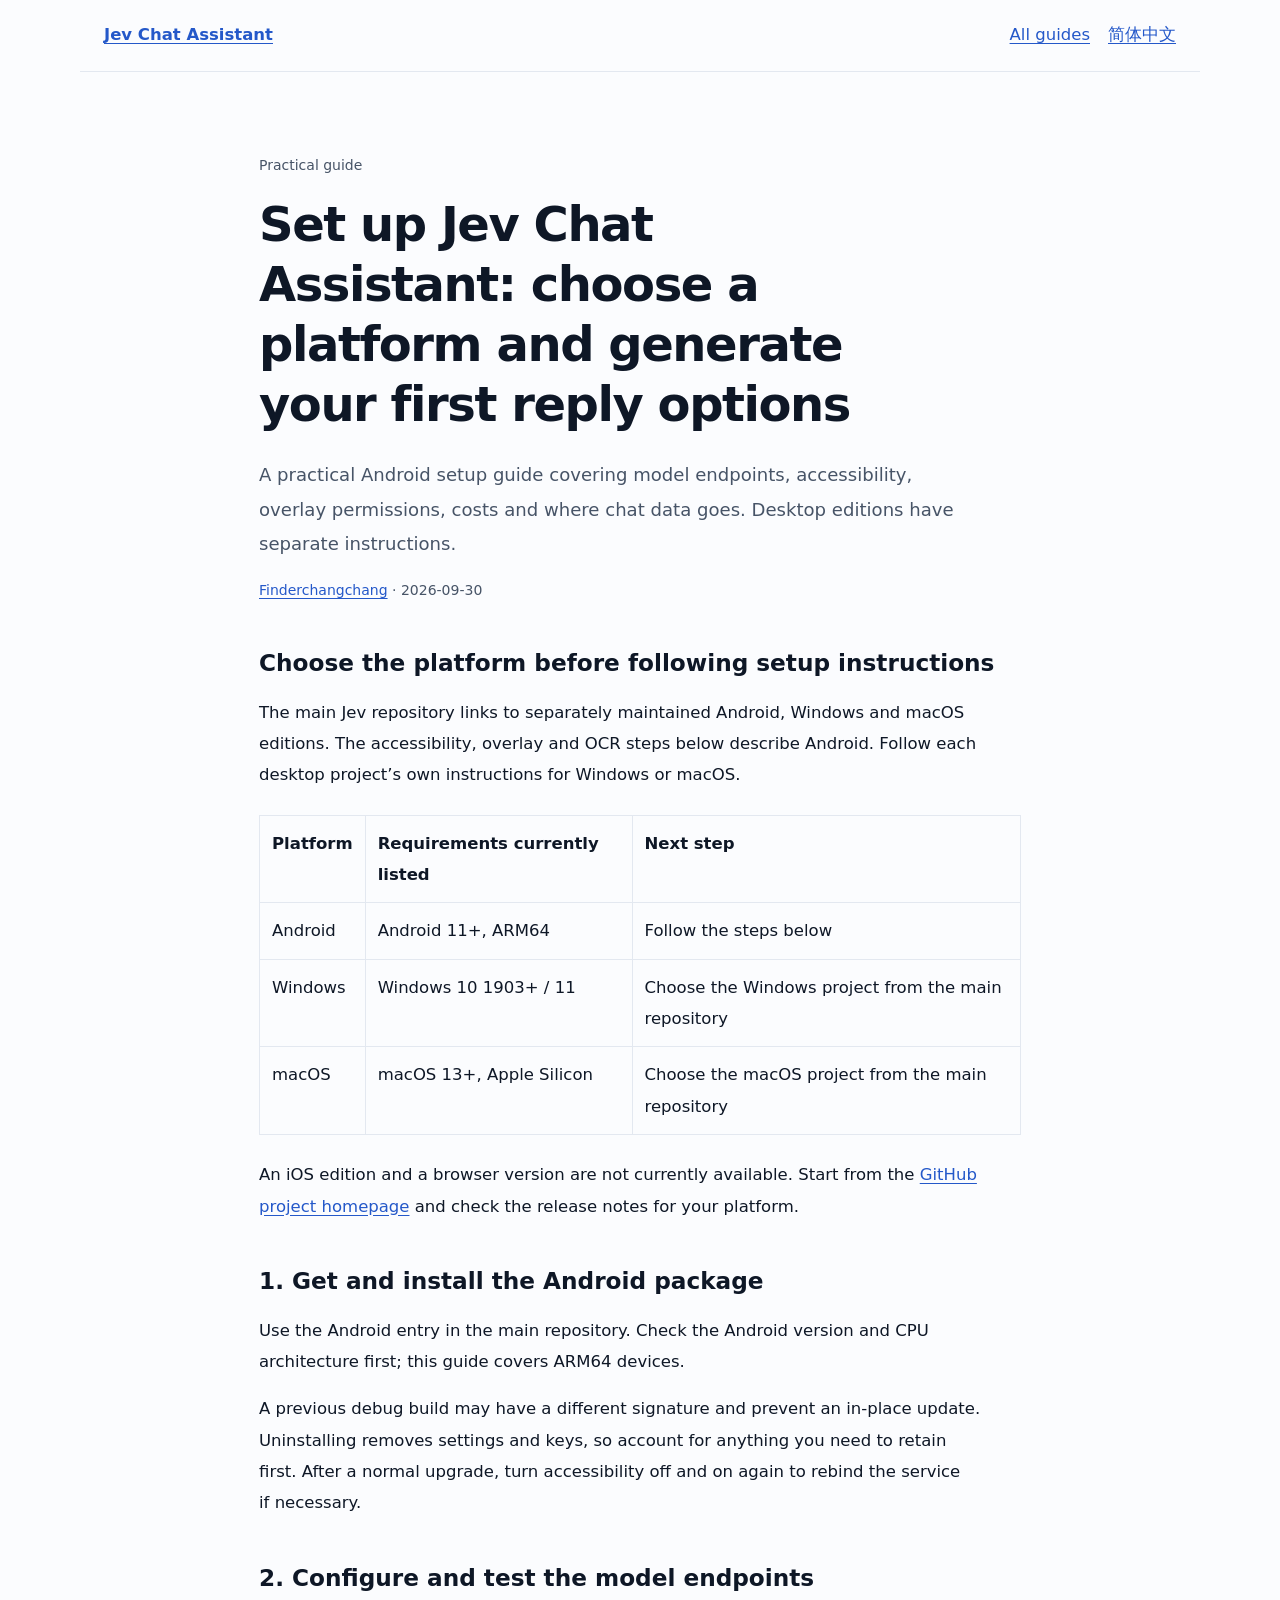
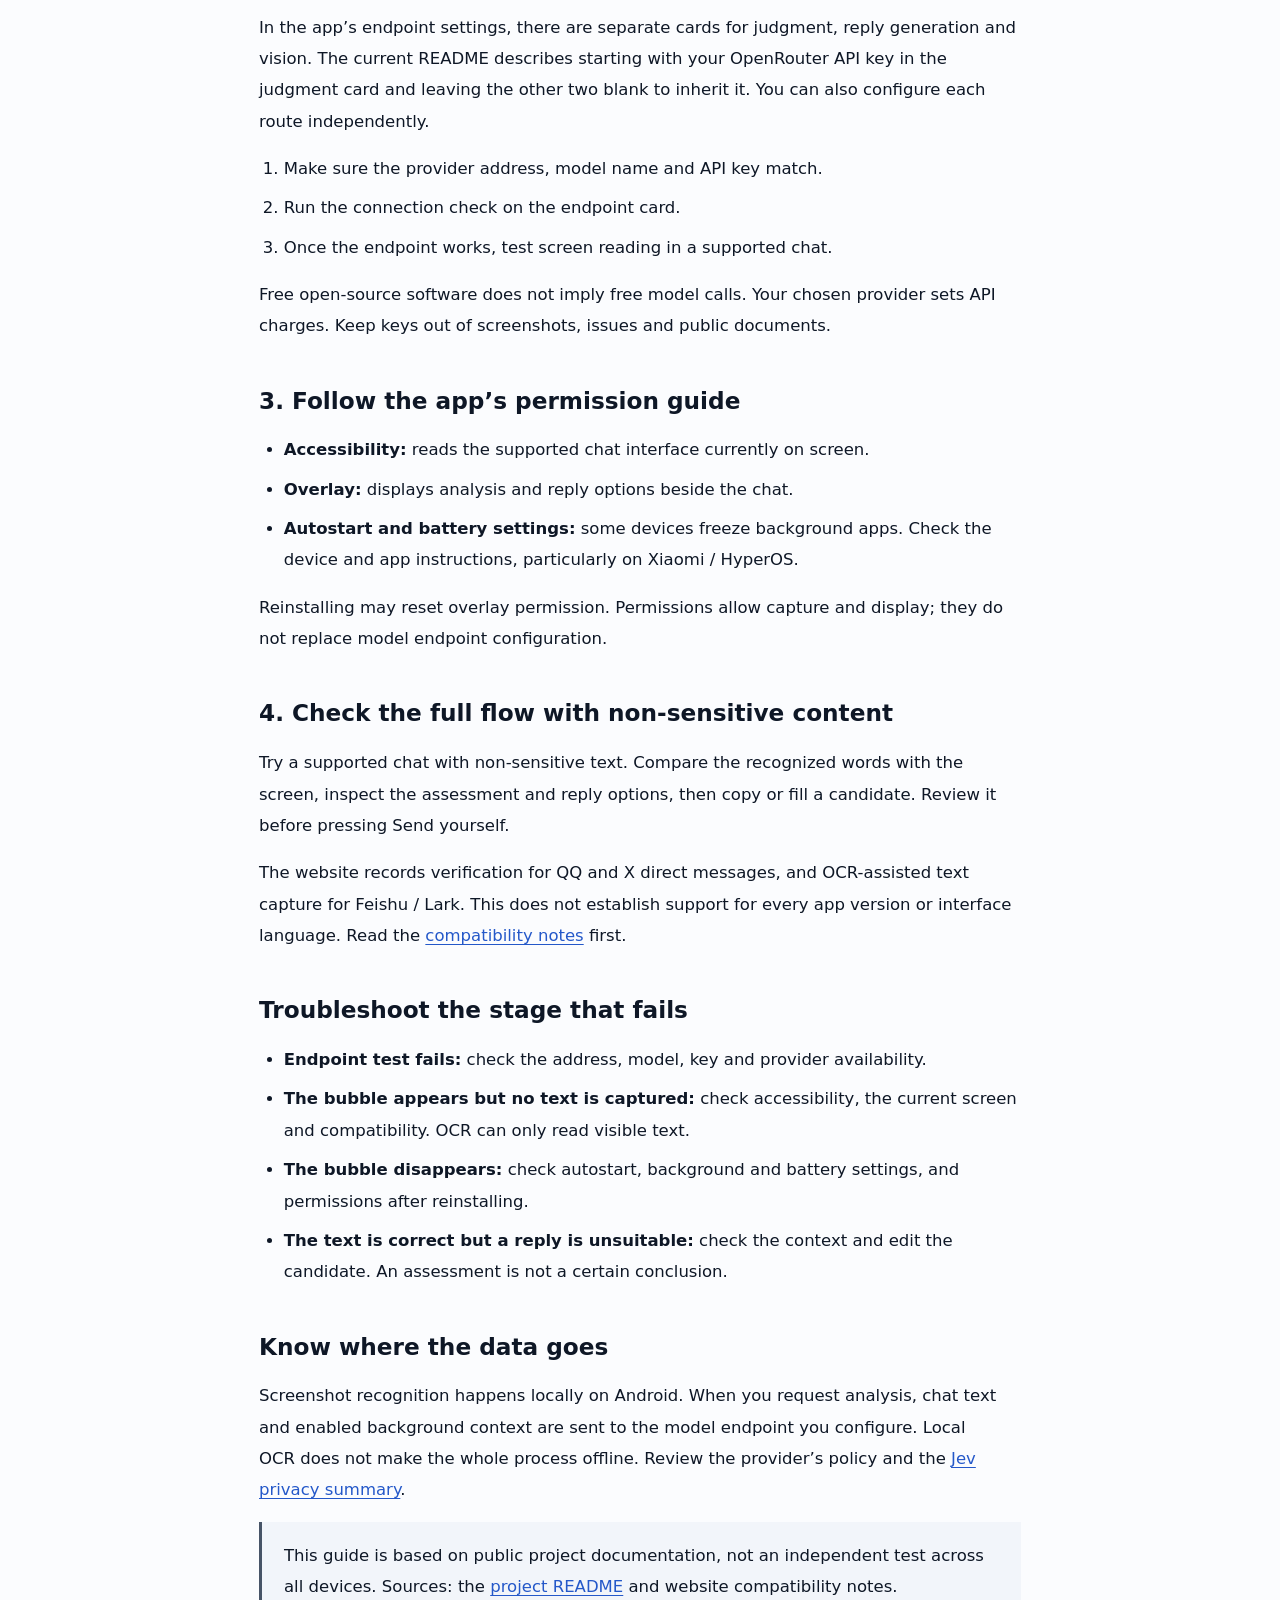
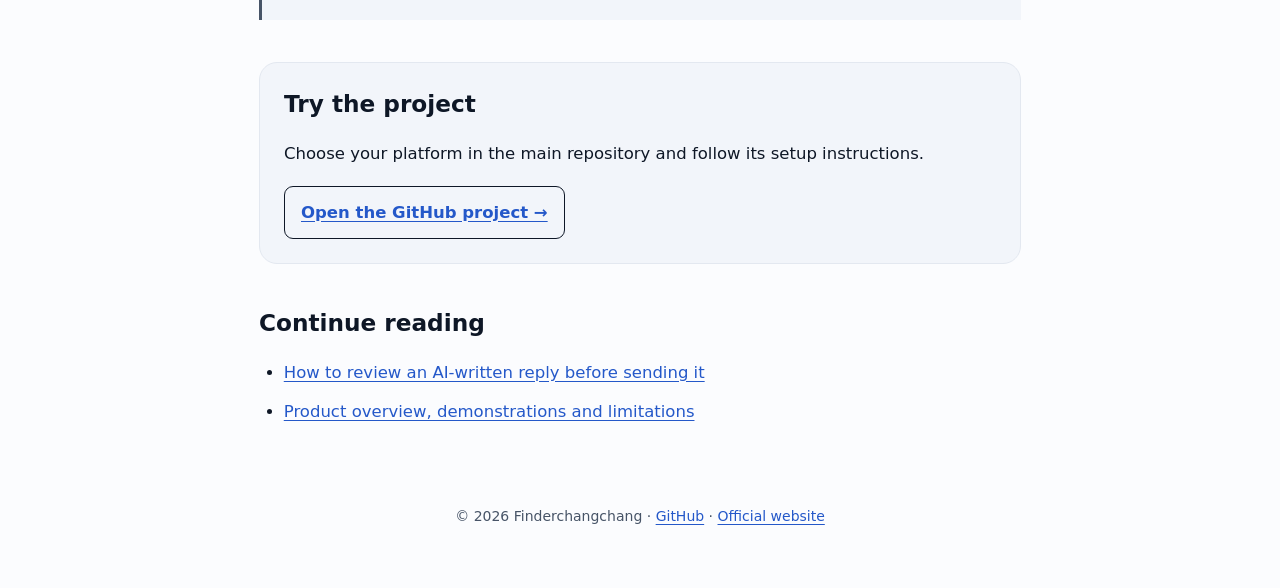
<file: site/guides/android-setup.en.html>
<!DOCTYPE html>
<html lang="en">
<head>
<meta charset="utf-8"><meta name="viewport" content="width=device-width,initial-scale=1">
<title>Set up Jev Chat Assistant: choose a platform and generate your first reply options | Jev Chat Assistant</title>
<meta name="description" content="A practical Android setup guide covering model endpoints, accessibility, overlay permissions, costs and where chat data goes. Desktop editions have separate instructions.">
<meta name="robots" content="index, follow, max-image-preview:large">
<link rel="canonical" href="https://chatjevs.com/guides/android-setup.en.html">
<link rel="alternate" hreflang="zh-CN" href="https://chatjevs.com/guides/android-setup.html">
<link rel="alternate" hreflang="en" href="https://chatjevs.com/guides/android-setup.en.html">
<link rel="alternate" hreflang="x-default" href="https://chatjevs.com/guides/android-setup.html">
<meta property="og:type" content="article"><meta property="og:url" content="https://chatjevs.com/guides/android-setup.en.html">
<meta property="og:title" content="Set up Jev Chat Assistant: choose a platform and generate your first reply options"><meta property="og:description" content="A practical Android setup guide covering model endpoints, accessibility, overlay permissions, costs and where chat data goes. Desktop editions have separate instructions.">
<meta property="og:image" content="https://chatjevs.com/assets/og.png"><meta name="twitter:card" content="summary_large_image">
<meta name="color-scheme" content="light dark">
<link rel="icon" href="../assets/favicon.svg">
<link rel="stylesheet" href="../style.css?v=20260930b"><link rel="stylesheet" href="../guide.css?v=20260930b">
<script type="application/ld+json">{"@context":"https://schema.org","@graph":[{"@type":"Article","@id":"https://chatjevs.com/guides/android-setup.en.html#article","headline":"Set up Jev Chat Assistant: choose a platform and generate your first reply options","description":"A practical Android setup guide covering model endpoints, accessibility, overlay permissions, costs and where chat data goes. Desktop editions have separate instructions.","inLanguage":"en","datePublished":"2026-09-30T01:56:57+08:00","dateModified":"2026-09-30T01:56:57+08:00","mainEntityOfPage":"https://chatjevs.com/guides/android-setup.en.html","image":"https://chatjevs.com/assets/og.png","author":{"@type":"Person","name":"Finderchangchang","url":"https://github.com/Finderchangchang"},"publisher":{"@type":"Person","name":"Finderchangchang","url":"https://github.com/Finderchangchang"},"isPartOf":{"@id":"https://chatjevs.com/#website"}},{"@type":"BreadcrumbList","itemListElement":[{"@type":"ListItem","position":1,"name":"Jev Chat Assistant","item":"https://chatjevs.com/en.html"},{"@type":"ListItem","position":2,"name":"Set up Jev Chat Assistant: choose a platform and generate your first reply options","item":"https://chatjevs.com/guides/android-setup.en.html"}]}]}</script>
<script>try { var theme=localStorage.getItem('jev-theme'); if(theme==='light'||theme==='dark') document.documentElement.setAttribute('data-theme',theme); } catch(e) {}</script>
<script defer src="https://umami.jisikeji.cn/script.js" data-website-id="e294ceb6-4001-47a0-a18b-d225cd09017a"></script>
</head>
<body>
<a class="guide-skip" href="#main">Skip to content</a>
<header class="guide-nav"><a class="guide-brand" href="../en.html">Jev Chat Assistant</a><nav aria-label="Guide navigation"><a href="../en.html#guides">All guides</a><a href="android-setup.html" hreflang="zh-CN" lang="zh-CN">简体中文</a></nav></header>
<main id="main" class="guide-main">
<article>
<header><p class="guide-kicker">Practical guide</p><h1>Set up Jev Chat Assistant: choose a platform and generate your first reply options</h1><p class="guide-lead">A practical Android setup guide covering model endpoints, accessibility, overlay permissions, costs and where chat data goes. Desktop editions have separate instructions.</p><p class="guide-meta"><a href="https://github.com/Finderchangchang">Finderchangchang</a> · <time datetime="2026-09-30T01:56:57+08:00">2026-09-30</time></p></header>
<h2 id="platform">Choose the platform before following setup instructions</h2>
<p>The main Jev repository links to separately maintained Android, Windows and macOS editions. The accessibility, overlay and OCR steps below describe Android. Follow each desktop project’s own instructions for Windows or macOS.</p>
<div class="guide-table"><table><thead><tr><th>Platform</th><th>Requirements currently listed</th><th>Next step</th></tr></thead><tbody><tr><td>Android</td><td>Android 11+, ARM64</td><td>Follow the steps below</td></tr><tr><td>Windows</td><td>Windows 10 1903+ / 11</td><td>Choose the Windows project from the main repository</td></tr><tr><td>macOS</td><td>macOS 13+, Apple Silicon</td><td>Choose the macOS project from the main repository</td></tr></tbody></table></div>
<p>An iOS edition and a browser version are not currently available. Start from the <a href="https://github.com/jev-chat/jev-chat-jarvis">GitHub project homepage</a> and check the release notes for your platform.</p>
<h2 id="install">1. Get and install the Android package</h2>
<p>Use the Android entry in the main repository. Check the Android version and CPU architecture first; this guide covers ARM64 devices.</p>
<p>A previous debug build may have a different signature and prevent an in-place update. Uninstalling removes settings and keys, so account for anything you need to retain first. After a normal upgrade, turn accessibility off and on again to rebind the service if necessary.</p>
<h2 id="api">2. Configure and test the model endpoints</h2>
<p>In the app’s endpoint settings, there are separate cards for judgment, reply generation and vision. The current README describes starting with your OpenRouter API key in the judgment card and leaving the other two blank to inherit it. You can also configure each route independently.</p>
<ol><li>Make sure the provider address, model name and API key match.</li><li>Run the connection check on the endpoint card.</li><li>Once the endpoint works, test screen reading in a supported chat.</li></ol>
<p>Free open-source software does not imply free model calls. Your chosen provider sets API charges. Keep keys out of screenshots, issues and public documents.</p>
<h2 id="permissions">3. Follow the app’s permission guide</h2>
<ul><li><strong>Accessibility:</strong> reads the supported chat interface currently on screen.</li><li><strong>Overlay:</strong> displays analysis and reply options beside the chat.</li><li><strong>Autostart and battery settings:</strong> some devices freeze background apps. Check the device and app instructions, particularly on Xiaomi / HyperOS.</li></ul>
<p>Reinstalling may reset overlay permission. Permissions allow capture and display; they do not replace model endpoint configuration.</p>
<h2 id="first-reply">4. Check the full flow with non-sensitive content</h2>
<p>Try a supported chat with non-sensitive text. Compare the recognized words with the screen, inspect the assessment and reply options, then copy or fill a candidate. Review it before pressing Send yourself.</p>
<p>The website records verification for QQ and X direct messages, and OCR-assisted text capture for Feishu / Lark. This does not establish support for every app version or interface language. Read the <a href="../en.html#apps">compatibility notes</a> first.</p>
<h2 id="troubleshooting">Troubleshoot the stage that fails</h2>
<ul><li><strong>Endpoint test fails:</strong> check the address, model, key and provider availability.</li><li><strong>The bubble appears but no text is captured:</strong> check accessibility, the current screen and compatibility. OCR can only read visible text.</li><li><strong>The bubble disappears:</strong> check autostart, background and battery settings, and permissions after reinstalling.</li><li><strong>The text is correct but a reply is unsuitable:</strong> check the context and edit the candidate. An assessment is not a certain conclusion.</li></ul>
<h2 id="privacy">Know where the data goes</h2>
<p>Screenshot recognition happens locally on Android. When you request analysis, chat text and enabled background context are sent to the model endpoint you configure. Local OCR does not make the whole process offline. Review the provider’s policy and the <a href="../privacy.html#en-summary">Jev privacy summary</a>.</p>
<p class="guide-note">This guide is based on public project documentation, not an independent test across all devices. Sources: the <a href="https://github.com/jev-chat/jev-chat-jarvis/blob/main/README.md">project README</a> and website compatibility notes.</p>
<aside class="guide-cta"><h2>Try the project</h2><p>Choose your platform in the main repository and follow its setup instructions.</p><a class="guide-button" href="https://github.com/jev-chat/jev-chat-jarvis" target="_blank" rel="noopener" data-umami-event="go-main-repo" data-umami-event-pos="guide-android-setup" data-umami-event-intent="get">Open the GitHub project →</a></aside>
<aside class="guide-related"><h2>Continue reading</h2><ul><li><a href="review-ai-replies.en.html">How to review an AI-written reply before sending it</a></li><li><a href="../en.html">Product overview, demonstrations and limitations</a></li></ul></aside>
</article>
</main>
<footer class="guide-footer">© 2026 Finderchangchang · <a href="https://github.com/jev-chat/jev-chat-jarvis">GitHub</a> · <a href="../en.html">Official website</a></footer>
</body></html>
</file>
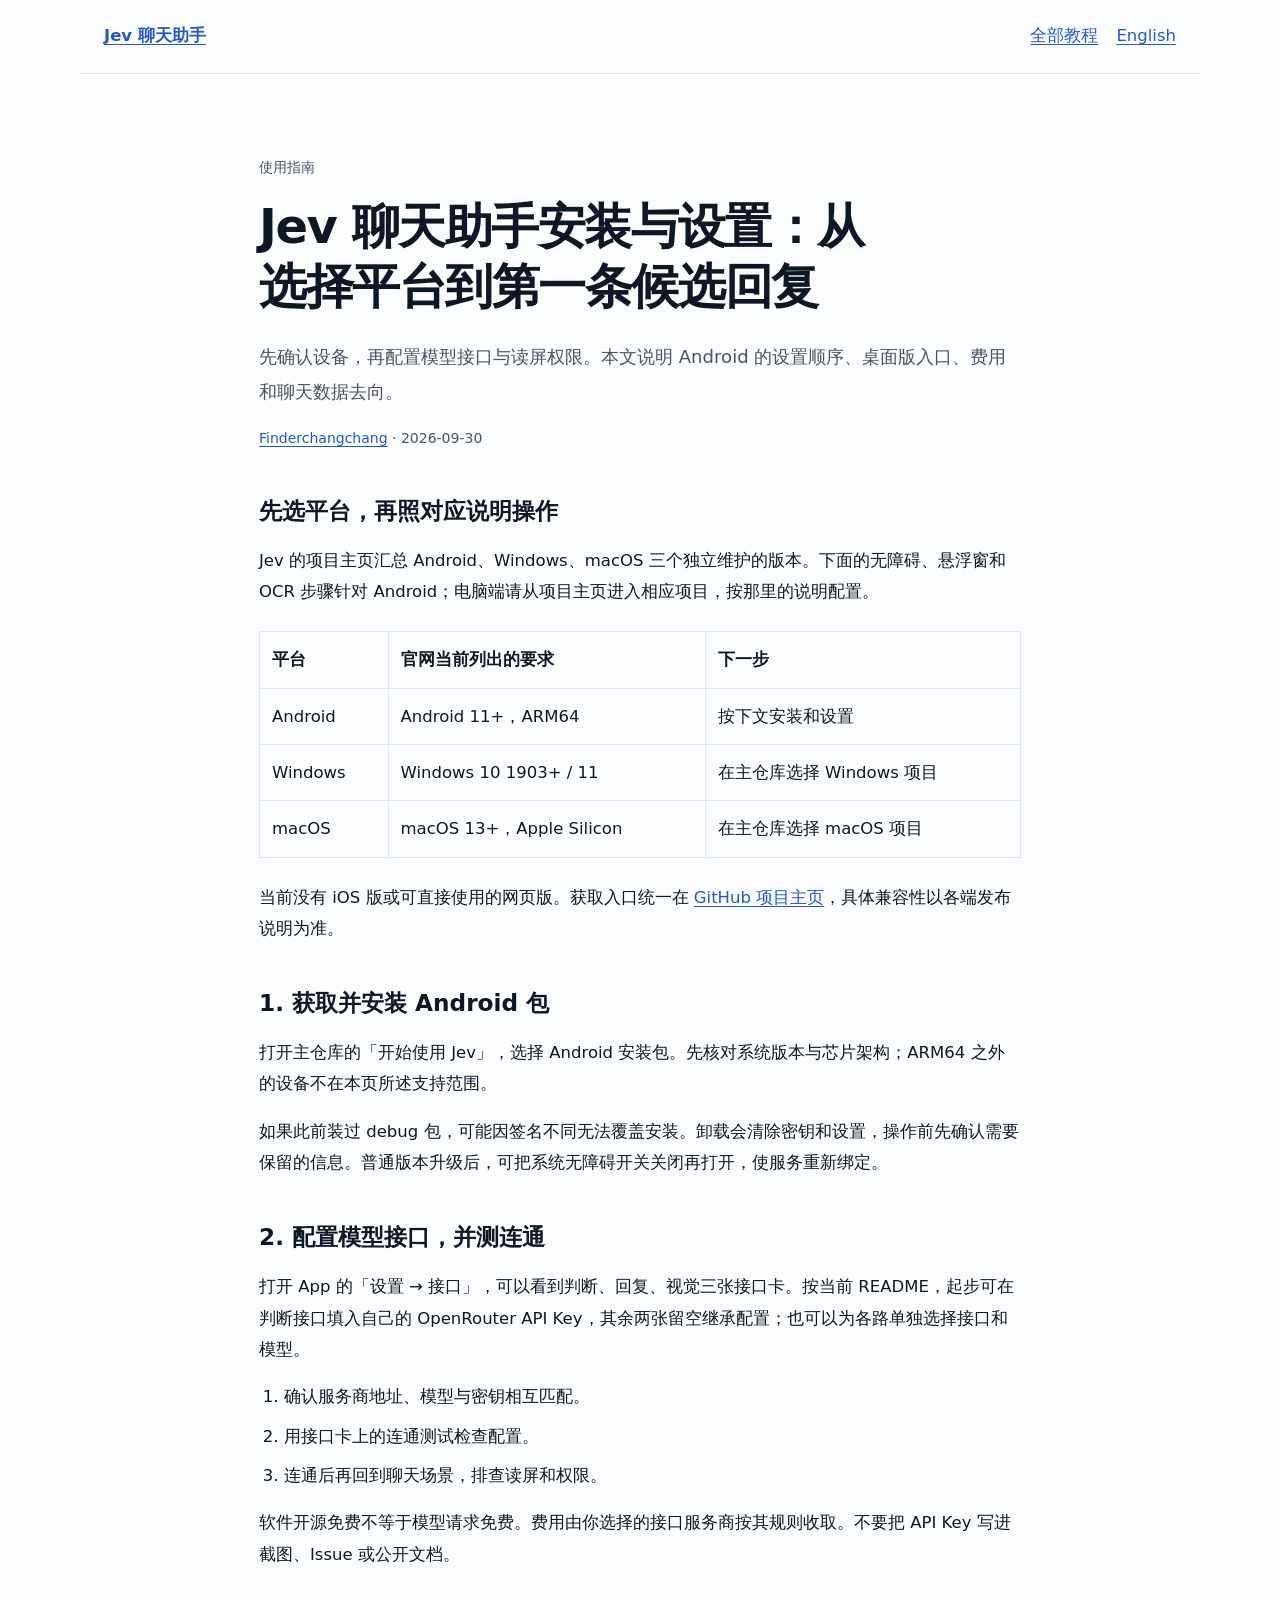
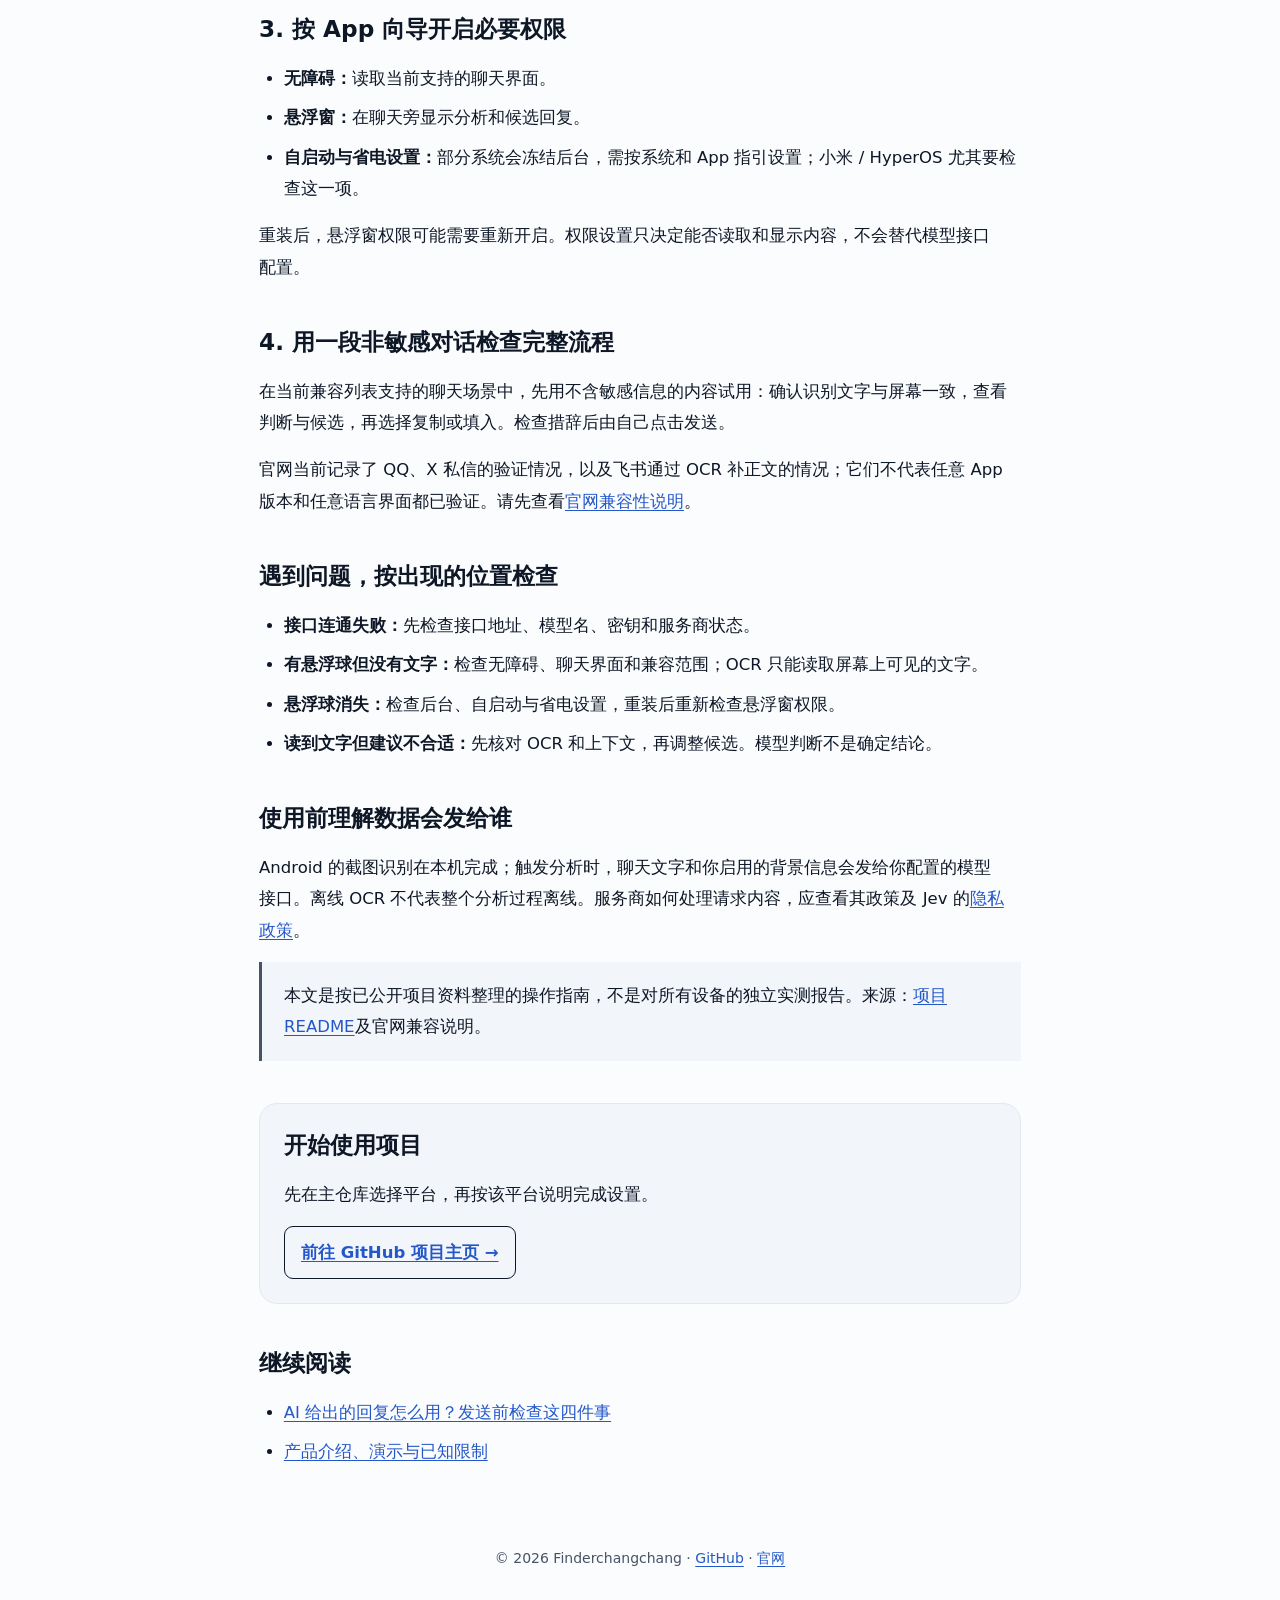
<file: site/guides/android-setup.html>
<!DOCTYPE html>
<html lang="zh-CN">
<head>
<meta charset="utf-8"><meta name="viewport" content="width=device-width,initial-scale=1">
<title>Jev 聊天助手安装与设置：从选择平台到第一条候选回复 | Jev Chat Assistant</title>
<meta name="description" content="先确认设备，再配置模型接口与读屏权限。本文说明 Android 的设置顺序、桌面版入口、费用和聊天数据去向。">
<meta name="robots" content="index, follow, max-image-preview:large">
<link rel="canonical" href="https://chatjevs.com/guides/android-setup.html">
<link rel="alternate" hreflang="zh-CN" href="https://chatjevs.com/guides/android-setup.html">
<link rel="alternate" hreflang="en" href="https://chatjevs.com/guides/android-setup.en.html">
<link rel="alternate" hreflang="x-default" href="https://chatjevs.com/guides/android-setup.html">
<meta property="og:type" content="article"><meta property="og:url" content="https://chatjevs.com/guides/android-setup.html">
<meta property="og:title" content="Jev 聊天助手安装与设置：从选择平台到第一条候选回复"><meta property="og:description" content="先确认设备，再配置模型接口与读屏权限。本文说明 Android 的设置顺序、桌面版入口、费用和聊天数据去向。">
<meta property="og:image" content="https://chatjevs.com/assets/og.png"><meta name="twitter:card" content="summary_large_image">
<meta name="color-scheme" content="light dark">
<link rel="icon" href="../assets/favicon.svg">
<link rel="stylesheet" href="../style.css?v=20260930b"><link rel="stylesheet" href="../guide.css?v=20260930b">
<script type="application/ld+json">{"@context":"https://schema.org","@graph":[{"@type":"Article","@id":"https://chatjevs.com/guides/android-setup.html#article","headline":"Jev 聊天助手安装与设置：从选择平台到第一条候选回复","description":"先确认设备，再配置模型接口与读屏权限。本文说明 Android 的设置顺序、桌面版入口、费用和聊天数据去向。","inLanguage":"zh-CN","datePublished":"2026-09-30T01:56:57+08:00","dateModified":"2026-09-30T01:56:57+08:00","mainEntityOfPage":"https://chatjevs.com/guides/android-setup.html","image":"https://chatjevs.com/assets/og.png","author":{"@type":"Person","name":"Finderchangchang","url":"https://github.com/Finderchangchang"},"publisher":{"@type":"Person","name":"Finderchangchang","url":"https://github.com/Finderchangchang"},"isPartOf":{"@id":"https://chatjevs.com/#website"}},{"@type":"BreadcrumbList","itemListElement":[{"@type":"ListItem","position":1,"name":"Jev Chat Assistant","item":"https://chatjevs.com/"},{"@type":"ListItem","position":2,"name":"Jev 聊天助手安装与设置：从选择平台到第一条候选回复","item":"https://chatjevs.com/guides/android-setup.html"}]}]}</script>
<script>try { var theme=localStorage.getItem('jev-theme'); if(theme==='light'||theme==='dark') document.documentElement.setAttribute('data-theme',theme); } catch(e) {}</script>
<script defer src="https://umami.jisikeji.cn/script.js" data-website-id="e294ceb6-4001-47a0-a18b-d225cd09017a"></script>
</head>
<body>
<a class="guide-skip" href="#main">跳到正文</a>
<header class="guide-nav"><a class="guide-brand" href="../?lang=zh">Jev 聊天助手</a><nav aria-label="教程导航"><a href="../?lang=zh#guides">全部教程</a><a href="android-setup.en.html" hreflang="en" lang="en">English</a></nav></header>
<main id="main" class="guide-main">
<article>
<header><p class="guide-kicker">使用指南</p><h1>Jev 聊天助手安装与设置：从选择平台到第一条候选回复</h1><p class="guide-lead">先确认设备，再配置模型接口与读屏权限。本文说明 Android 的设置顺序、桌面版入口、费用和聊天数据去向。</p><p class="guide-meta"><a href="https://github.com/Finderchangchang">Finderchangchang</a> · <time datetime="2026-09-30T01:56:57+08:00">2026-09-30</time></p></header>
<h2 id="platform">先选平台，再照对应说明操作</h2>
<p>Jev 的项目主页汇总 Android、Windows、macOS 三个独立维护的版本。下面的无障碍、悬浮窗和 OCR 步骤针对 Android；电脑端请从项目主页进入相应项目，按那里的说明配置。</p>
<div class="guide-table"><table><thead><tr><th>平台</th><th>官网当前列出的要求</th><th>下一步</th></tr></thead><tbody><tr><td>Android</td><td>Android 11+，ARM64</td><td>按下文安装和设置</td></tr><tr><td>Windows</td><td>Windows 10 1903+ / 11</td><td>在主仓库选择 Windows 项目</td></tr><tr><td>macOS</td><td>macOS 13+，Apple Silicon</td><td>在主仓库选择 macOS 项目</td></tr></tbody></table></div>
<p>当前没有 iOS 版或可直接使用的网页版。获取入口统一在 <a href="https://github.com/jev-chat/jev-chat-jarvis">GitHub 项目主页</a>，具体兼容性以各端发布说明为准。</p>
<h2 id="install">1. 获取并安装 Android 包</h2>
<p>打开主仓库的「开始使用 Jev」，选择 Android 安装包。先核对系统版本与芯片架构；ARM64 之外的设备不在本页所述支持范围。</p>
<p>如果此前装过 debug 包，可能因签名不同无法覆盖安装。卸载会清除密钥和设置，操作前先确认需要保留的信息。普通版本升级后，可把系统无障碍开关关闭再打开，使服务重新绑定。</p>
<h2 id="api">2. 配置模型接口，并测连通</h2>
<p>打开 App 的「设置 → 接口」，可以看到判断、回复、视觉三张接口卡。按当前 README，起步可在判断接口填入自己的 OpenRouter API Key，其余两张留空继承配置；也可以为各路单独选择接口和模型。</p>
<ol><li>确认服务商地址、模型与密钥相互匹配。</li><li>用接口卡上的连通测试检查配置。</li><li>连通后再回到聊天场景，排查读屏和权限。</li></ol>
<p>软件开源免费不等于模型请求免费。费用由你选择的接口服务商按其规则收取。不要把 API Key 写进截图、Issue 或公开文档。</p>
<h2 id="permissions">3. 按 App 向导开启必要权限</h2>
<ul><li><strong>无障碍：</strong>读取当前支持的聊天界面。</li><li><strong>悬浮窗：</strong>在聊天旁显示分析和候选回复。</li><li><strong>自启动与省电设置：</strong>部分系统会冻结后台，需按系统和 App 指引设置；小米 / HyperOS 尤其要检查这一项。</li></ul>
<p>重装后，悬浮窗权限可能需要重新开启。权限设置只决定能否读取和显示内容，不会替代模型接口配置。</p>
<h2 id="first-reply">4. 用一段非敏感对话检查完整流程</h2>
<p>在当前兼容列表支持的聊天场景中，先用不含敏感信息的内容试用：确认识别文字与屏幕一致，查看判断与候选，再选择复制或填入。检查措辞后由自己点击发送。</p>
<p>官网当前记录了 QQ、X 私信的验证情况，以及飞书通过 OCR 补正文的情况；它们不代表任意 App 版本和任意语言界面都已验证。请先查看<a href="../?lang=zh#apps">官网兼容性说明</a>。</p>
<h2 id="troubleshooting">遇到问题，按出现的位置检查</h2>
<ul><li><strong>接口连通失败：</strong>先检查接口地址、模型名、密钥和服务商状态。</li><li><strong>有悬浮球但没有文字：</strong>检查无障碍、聊天界面和兼容范围；OCR 只能读取屏幕上可见的文字。</li><li><strong>悬浮球消失：</strong>检查后台、自启动与省电设置，重装后重新检查悬浮窗权限。</li><li><strong>读到文字但建议不合适：</strong>先核对 OCR 和上下文，再调整候选。模型判断不是确定结论。</li></ul>
<h2 id="privacy">使用前理解数据会发给谁</h2>
<p>Android 的截图识别在本机完成；触发分析时，聊天文字和你启用的背景信息会发给你配置的模型接口。离线 OCR 不代表整个分析过程离线。服务商如何处理请求内容，应查看其政策及 Jev 的<a href="../privacy.html">隐私政策</a>。</p>
<p class="guide-note">本文是按已公开项目资料整理的操作指南，不是对所有设备的独立实测报告。来源：<a href="https://github.com/jev-chat/jev-chat-jarvis/blob/main/README.md">项目 README</a>及官网兼容说明。</p>
<aside class="guide-cta"><h2>开始使用项目</h2><p>先在主仓库选择平台，再按该平台说明完成设置。</p><a class="guide-button" href="https://github.com/jev-chat/jev-chat-jarvis" target="_blank" rel="noopener" data-umami-event="go-main-repo" data-umami-event-pos="guide-android-setup" data-umami-event-intent="get">前往 GitHub 项目主页 →</a></aside>
<aside class="guide-related"><h2>继续阅读</h2><ul><li><a href="review-ai-replies.html">AI 给出的回复怎么用？发送前检查这四件事</a></li><li><a href="../?lang=zh">产品介绍、演示与已知限制</a></li></ul></aside>
</article>
</main>
<footer class="guide-footer">© 2026 Finderchangchang · <a href="https://github.com/jev-chat/jev-chat-jarvis">GitHub</a> · <a href="../?lang=zh">官网</a></footer>
</body></html>
</file>
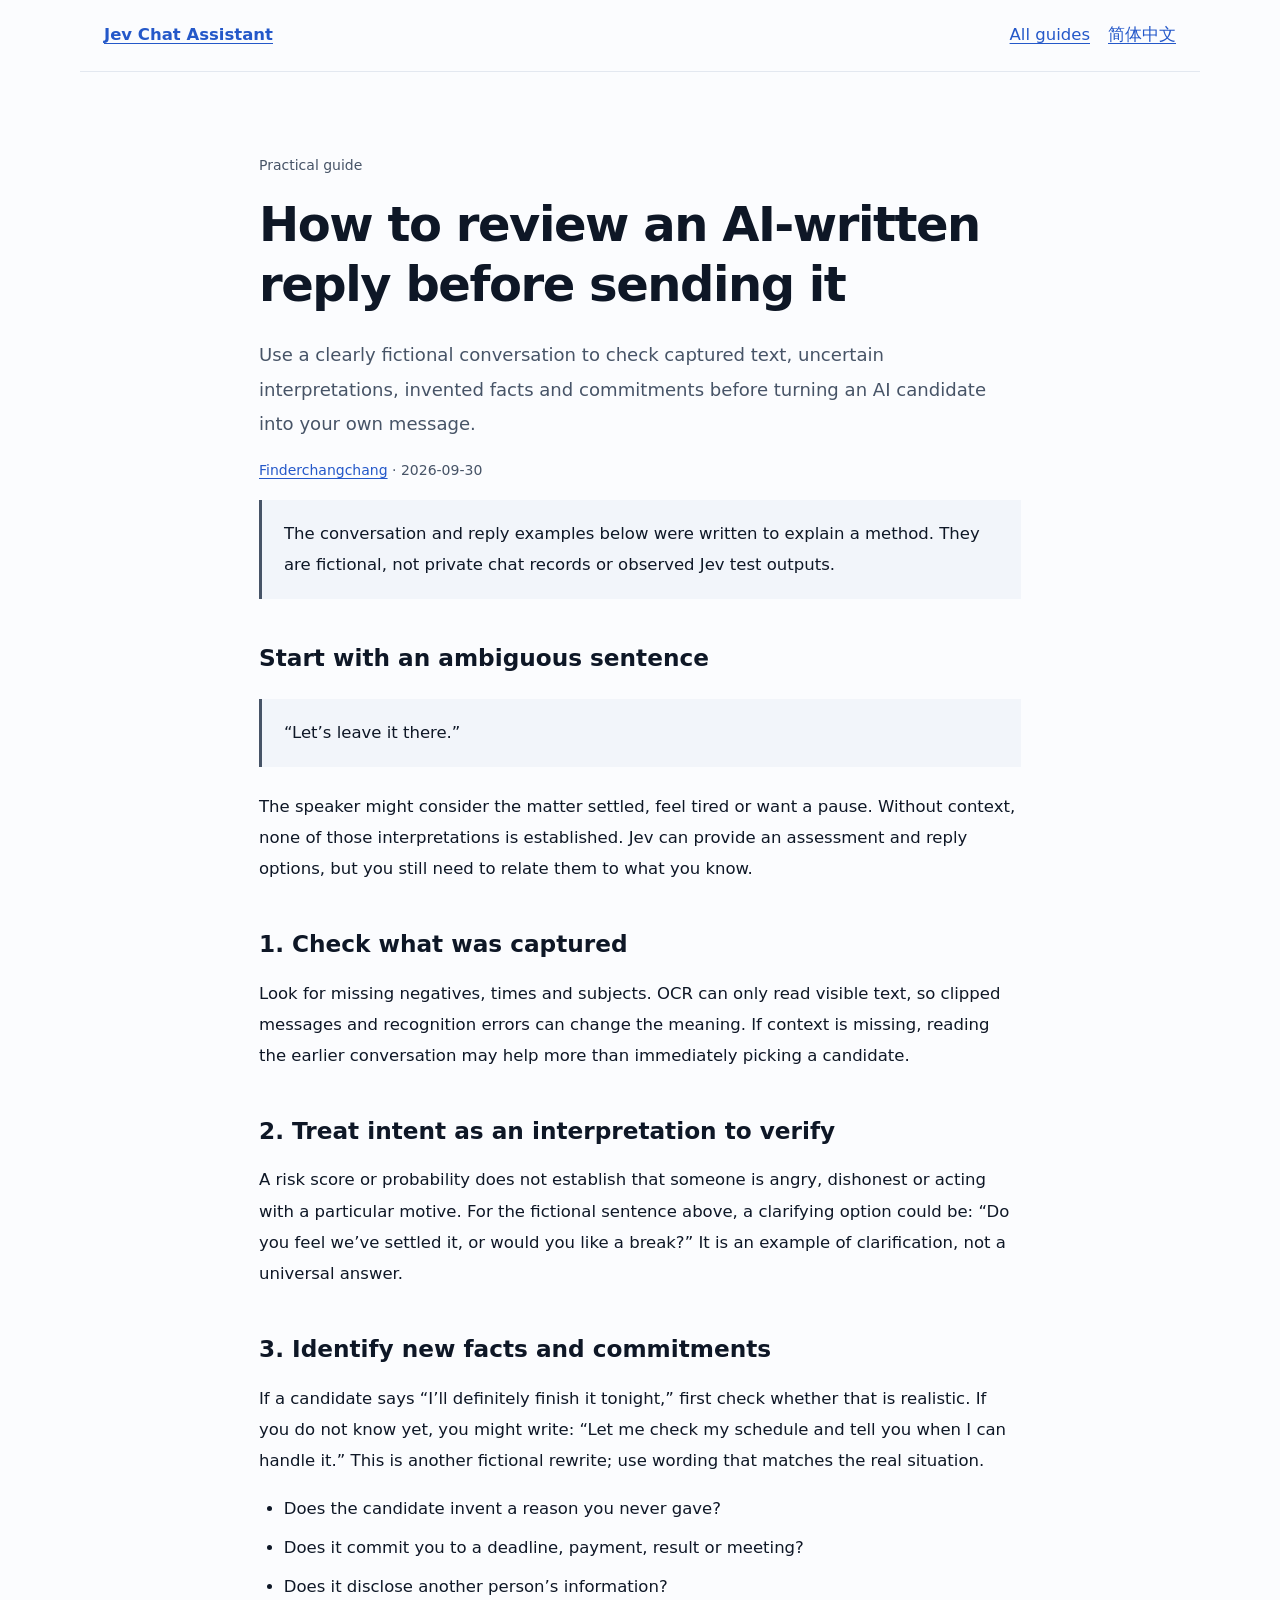
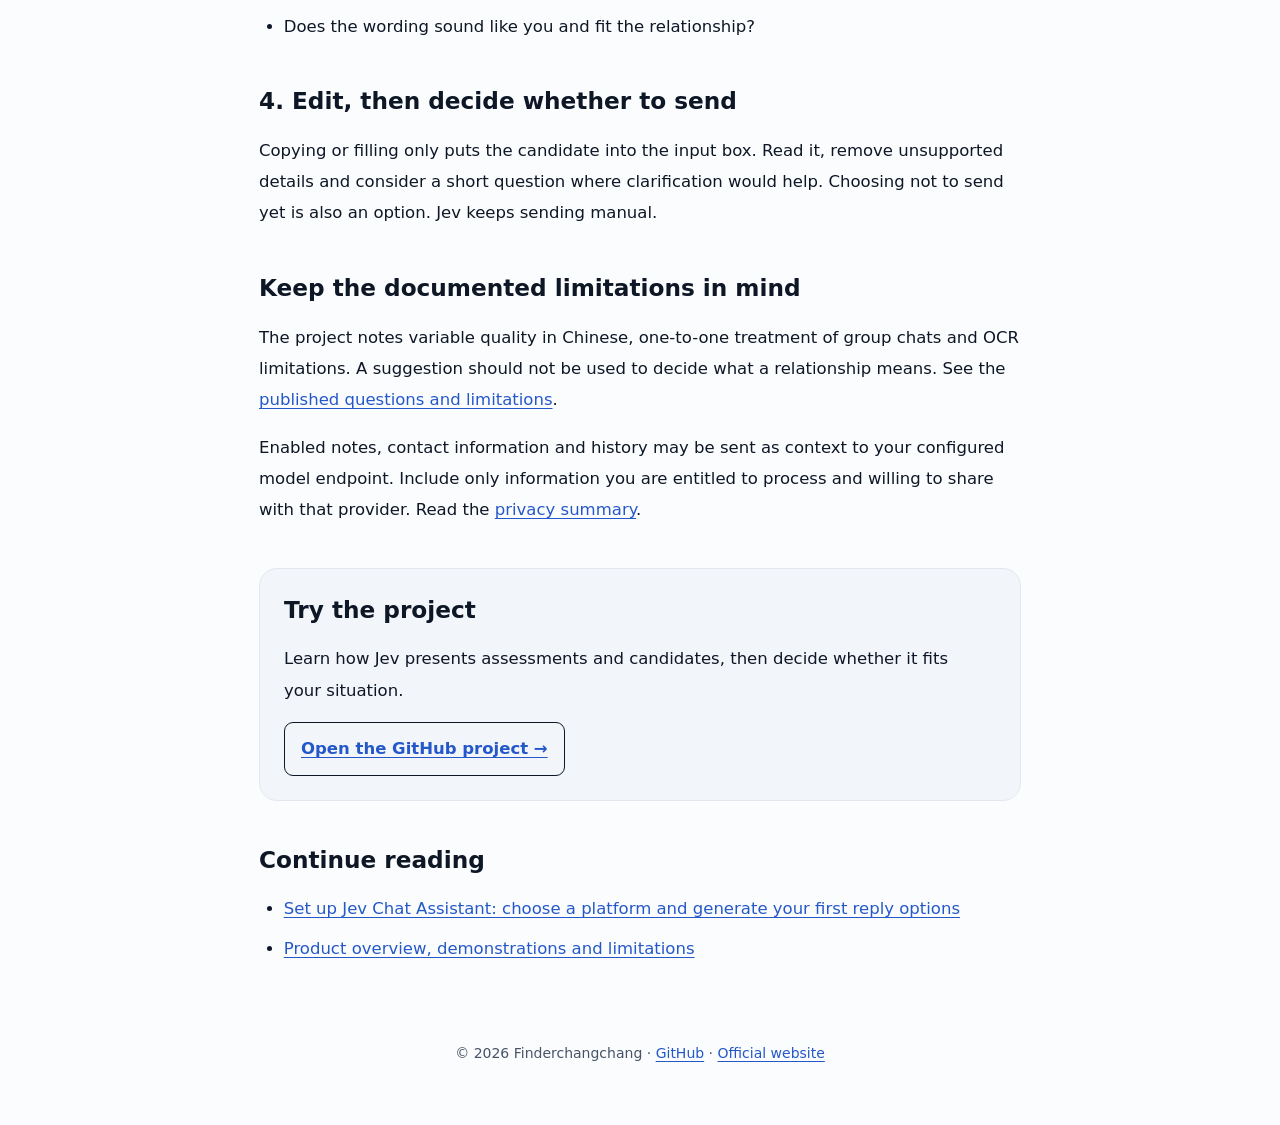
<file: site/guides/review-ai-replies.en.html>
<!DOCTYPE html>
<html lang="en">
<head>
<meta charset="utf-8"><meta name="viewport" content="width=device-width,initial-scale=1">
<title>How to review an AI-written reply before sending it | Jev Chat Assistant</title>
<meta name="description" content="Use a clearly fictional conversation to check captured text, uncertain interpretations, invented facts and commitments before turning an AI candidate into your own message.">
<meta name="robots" content="index, follow, max-image-preview:large">
<link rel="canonical" href="https://chatjevs.com/guides/review-ai-replies.en.html">
<link rel="alternate" hreflang="zh-CN" href="https://chatjevs.com/guides/review-ai-replies.html">
<link rel="alternate" hreflang="en" href="https://chatjevs.com/guides/review-ai-replies.en.html">
<link rel="alternate" hreflang="x-default" href="https://chatjevs.com/guides/review-ai-replies.html">
<meta property="og:type" content="article"><meta property="og:url" content="https://chatjevs.com/guides/review-ai-replies.en.html">
<meta property="og:title" content="How to review an AI-written reply before sending it"><meta property="og:description" content="Use a clearly fictional conversation to check captured text, uncertain interpretations, invented facts and commitments before turning an AI candidate into your own message.">
<meta property="og:image" content="https://chatjevs.com/assets/og.png"><meta name="twitter:card" content="summary_large_image">
<meta name="color-scheme" content="light dark">
<link rel="icon" href="../assets/favicon.svg">
<link rel="stylesheet" href="../style.css?v=20260930b"><link rel="stylesheet" href="../guide.css?v=20260930b">
<script type="application/ld+json">{"@context":"https://schema.org","@graph":[{"@type":"Article","@id":"https://chatjevs.com/guides/review-ai-replies.en.html#article","headline":"How to review an AI-written reply before sending it","description":"Use a clearly fictional conversation to check captured text, uncertain interpretations, invented facts and commitments before turning an AI candidate into your own message.","inLanguage":"en","datePublished":"2026-09-30T01:56:57+08:00","dateModified":"2026-09-30T01:56:57+08:00","mainEntityOfPage":"https://chatjevs.com/guides/review-ai-replies.en.html","image":"https://chatjevs.com/assets/og.png","author":{"@type":"Person","name":"Finderchangchang","url":"https://github.com/Finderchangchang"},"publisher":{"@type":"Person","name":"Finderchangchang","url":"https://github.com/Finderchangchang"},"isPartOf":{"@id":"https://chatjevs.com/#website"}},{"@type":"BreadcrumbList","itemListElement":[{"@type":"ListItem","position":1,"name":"Jev Chat Assistant","item":"https://chatjevs.com/en.html"},{"@type":"ListItem","position":2,"name":"How to review an AI-written reply before sending it","item":"https://chatjevs.com/guides/review-ai-replies.en.html"}]}]}</script>
<script>try { var theme=localStorage.getItem('jev-theme'); if(theme==='light'||theme==='dark') document.documentElement.setAttribute('data-theme',theme); } catch(e) {}</script>
<script defer src="https://umami.jisikeji.cn/script.js" data-website-id="e294ceb6-4001-47a0-a18b-d225cd09017a"></script>
</head>
<body>
<a class="guide-skip" href="#main">Skip to content</a>
<header class="guide-nav"><a class="guide-brand" href="../en.html">Jev Chat Assistant</a><nav aria-label="Guide navigation"><a href="../en.html#guides">All guides</a><a href="review-ai-replies.html" hreflang="zh-CN" lang="zh-CN">简体中文</a></nav></header>
<main id="main" class="guide-main">
<article>
<header><p class="guide-kicker">Practical guide</p><h1>How to review an AI-written reply before sending it</h1><p class="guide-lead">Use a clearly fictional conversation to check captured text, uncertain interpretations, invented facts and commitments before turning an AI candidate into your own message.</p><p class="guide-meta"><a href="https://github.com/Finderchangchang">Finderchangchang</a> · <time datetime="2026-09-30T01:56:57+08:00">2026-09-30</time></p></header>
<p class="guide-note">The conversation and reply examples below were written to explain a method. They are fictional, not private chat records or observed Jev test outputs.</p>
<h2 id="example">Start with an ambiguous sentence</h2><blockquote>“Let’s leave it there.”</blockquote>
<p>The speaker might consider the matter settled, feel tired or want a pause. Without context, none of those interpretations is established. Jev can provide an assessment and reply options, but you still need to relate them to what you know.</p>
<h2 id="facts">1. Check what was captured</h2>
<p>Look for missing negatives, times and subjects. OCR can only read visible text, so clipped messages and recognition errors can change the meaning. If context is missing, reading the earlier conversation may help more than immediately picking a candidate.</p>
<h2 id="intent">2. Treat intent as an interpretation to verify</h2>
<p>A risk score or probability does not establish that someone is angry, dishonest or acting with a particular motive. For the fictional sentence above, a clarifying option could be: “Do you feel we’ve settled it, or would you like a break?” It is an example of clarification, not a universal answer.</p>
<h2 id="promise">3. Identify new facts and commitments</h2>
<p>If a candidate says “I’ll definitely finish it tonight,” first check whether that is realistic. If you do not know yet, you might write: “Let me check my schedule and tell you when I can handle it.” This is another fictional rewrite; use wording that matches the real situation.</p>
<ul><li>Does the candidate invent a reason you never gave?</li><li>Does it commit you to a deadline, payment, result or meeting?</li><li>Does it disclose another person’s information?</li><li>Does the wording sound like you and fit the relationship?</li></ul>
<h2 id="send">4. Edit, then decide whether to send</h2>
<p>Copying or filling only puts the candidate into the input box. Read it, remove unsupported details and consider a short question where clarification would help. Choosing not to send yet is also an option. Jev keeps sending manual.</p>
<h2 id="limits">Keep the documented limitations in mind</h2>
<p>The project notes variable quality in Chinese, one-to-one treatment of group chats and OCR limitations. A suggestion should not be used to decide what a relationship means. See the <a href="../en.html#faq">published questions and limitations</a>.</p>
<p>Enabled notes, contact information and history may be sent as context to your configured model endpoint. Include only information you are entitled to process and willing to share with that provider. Read the <a href="../privacy.html#en-summary">privacy summary</a>.</p>
<aside class="guide-cta"><h2>Try the project</h2><p>Learn how Jev presents assessments and candidates, then decide whether it fits your situation.</p><a class="guide-button" href="https://github.com/jev-chat/jev-chat-jarvis" target="_blank" rel="noopener" data-umami-event="go-main-repo" data-umami-event-pos="guide-review-ai-replies" data-umami-event-intent="get">Open the GitHub project →</a></aside>
<aside class="guide-related"><h2>Continue reading</h2><ul><li><a href="android-setup.en.html">Set up Jev Chat Assistant: choose a platform and generate your first reply options</a></li><li><a href="../en.html">Product overview, demonstrations and limitations</a></li></ul></aside>
</article>
</main>
<footer class="guide-footer">© 2026 Finderchangchang · <a href="https://github.com/jev-chat/jev-chat-jarvis">GitHub</a> · <a href="../en.html">Official website</a></footer>
</body></html>
</file>
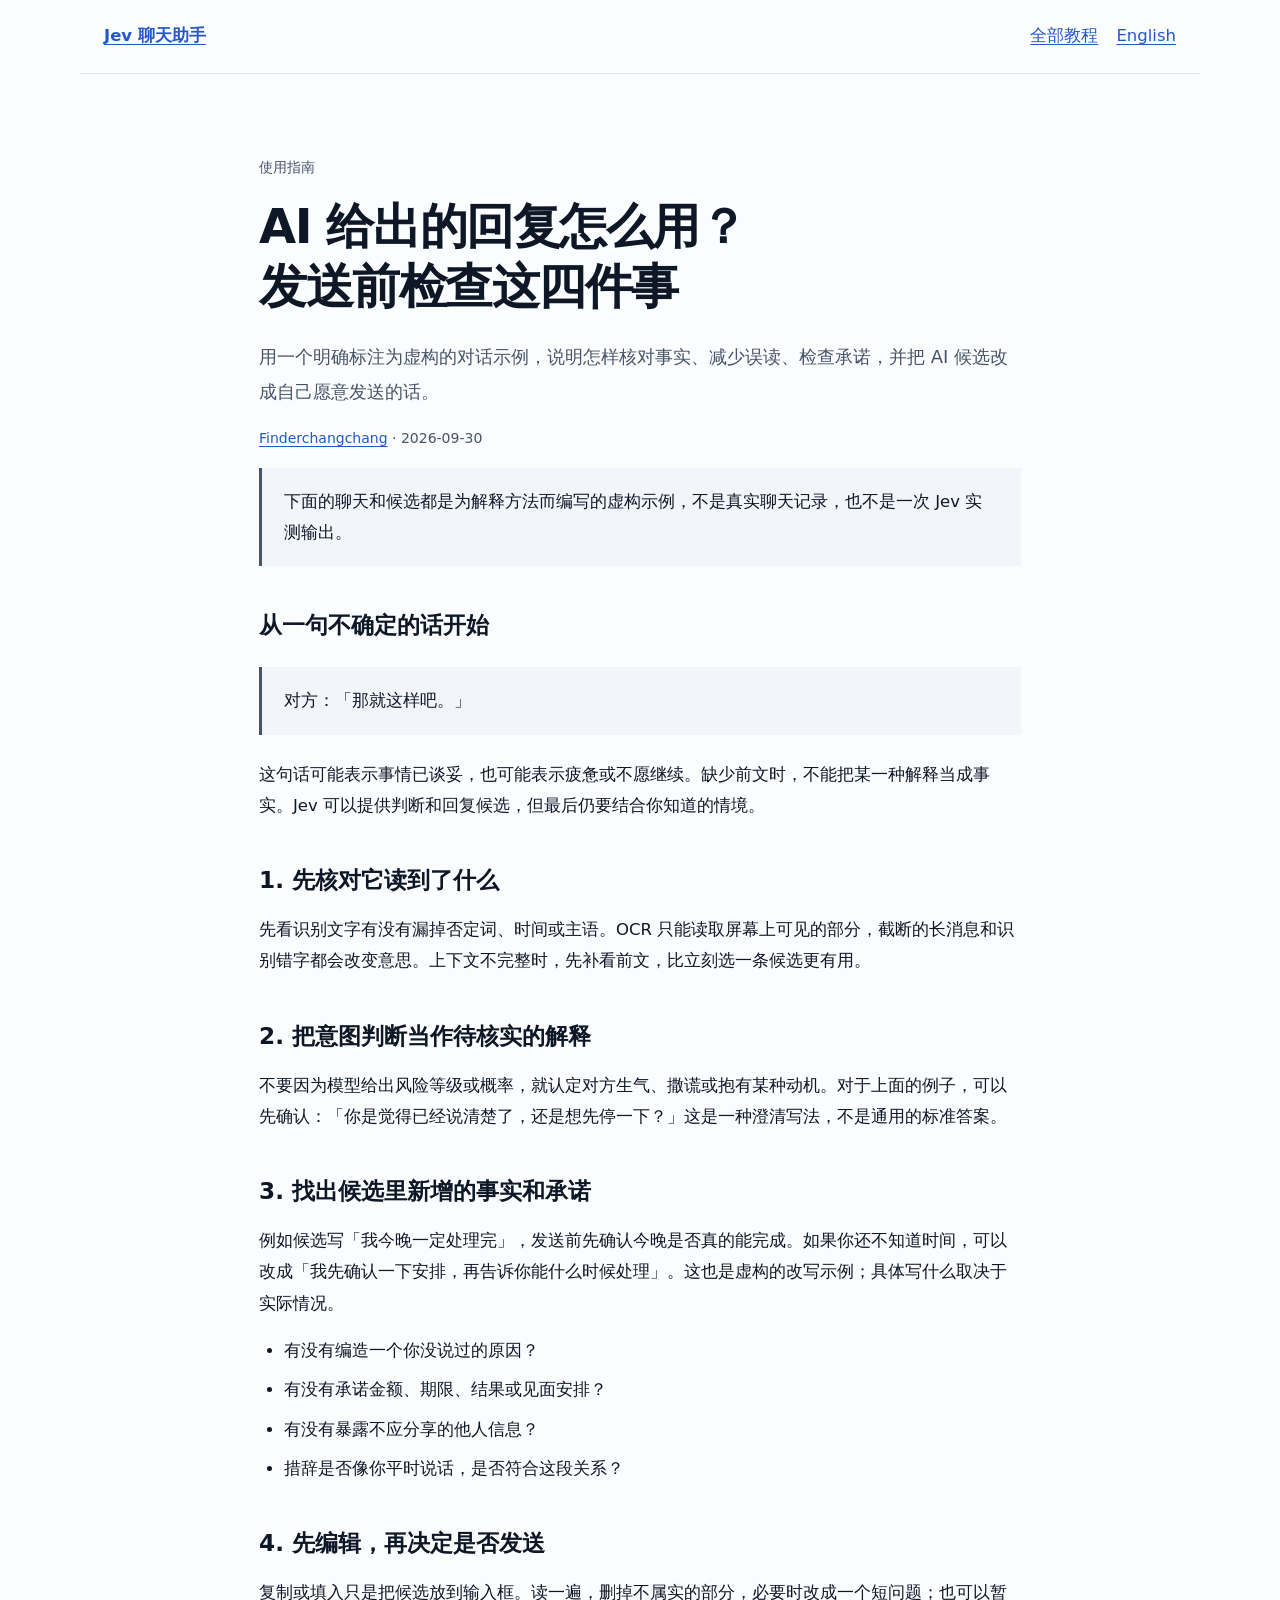
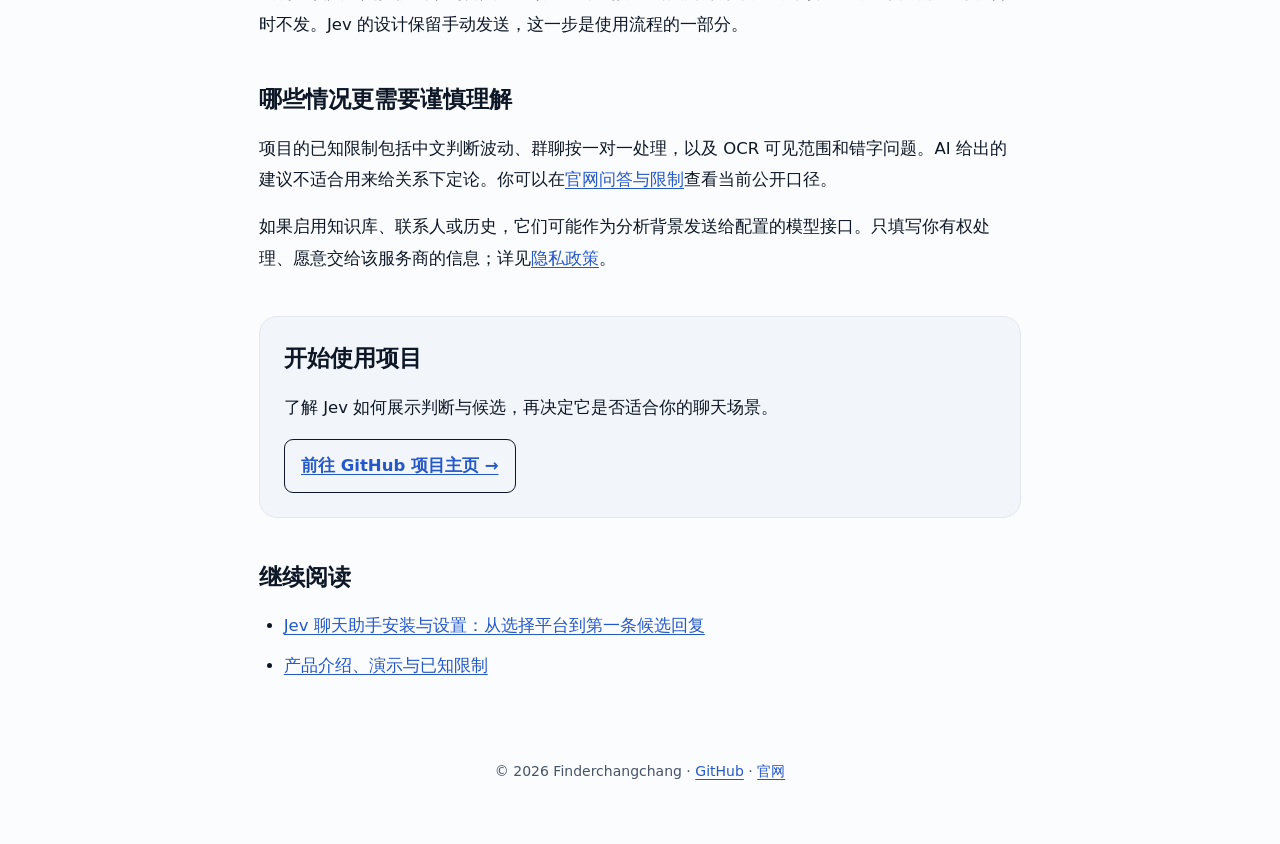
<file: site/guides/review-ai-replies.html>
<!DOCTYPE html>
<html lang="zh-CN">
<head>
<meta charset="utf-8"><meta name="viewport" content="width=device-width,initial-scale=1">
<title>AI 给出的回复怎么用？发送前检查这四件事 | Jev Chat Assistant</title>
<meta name="description" content="用一个明确标注为虚构的对话示例，说明怎样核对事实、减少误读、检查承诺，并把 AI 候选改成自己愿意发送的话。">
<meta name="robots" content="index, follow, max-image-preview:large">
<link rel="canonical" href="https://chatjevs.com/guides/review-ai-replies.html">
<link rel="alternate" hreflang="zh-CN" href="https://chatjevs.com/guides/review-ai-replies.html">
<link rel="alternate" hreflang="en" href="https://chatjevs.com/guides/review-ai-replies.en.html">
<link rel="alternate" hreflang="x-default" href="https://chatjevs.com/guides/review-ai-replies.html">
<meta property="og:type" content="article"><meta property="og:url" content="https://chatjevs.com/guides/review-ai-replies.html">
<meta property="og:title" content="AI 给出的回复怎么用？发送前检查这四件事"><meta property="og:description" content="用一个明确标注为虚构的对话示例，说明怎样核对事实、减少误读、检查承诺，并把 AI 候选改成自己愿意发送的话。">
<meta property="og:image" content="https://chatjevs.com/assets/og.png"><meta name="twitter:card" content="summary_large_image">
<meta name="color-scheme" content="light dark">
<link rel="icon" href="../assets/favicon.svg">
<link rel="stylesheet" href="../style.css?v=20260930b"><link rel="stylesheet" href="../guide.css?v=20260930b">
<script type="application/ld+json">{"@context":"https://schema.org","@graph":[{"@type":"Article","@id":"https://chatjevs.com/guides/review-ai-replies.html#article","headline":"AI 给出的回复怎么用？发送前检查这四件事","description":"用一个明确标注为虚构的对话示例，说明怎样核对事实、减少误读、检查承诺，并把 AI 候选改成自己愿意发送的话。","inLanguage":"zh-CN","datePublished":"2026-09-30T01:56:57+08:00","dateModified":"2026-09-30T01:56:57+08:00","mainEntityOfPage":"https://chatjevs.com/guides/review-ai-replies.html","image":"https://chatjevs.com/assets/og.png","author":{"@type":"Person","name":"Finderchangchang","url":"https://github.com/Finderchangchang"},"publisher":{"@type":"Person","name":"Finderchangchang","url":"https://github.com/Finderchangchang"},"isPartOf":{"@id":"https://chatjevs.com/#website"}},{"@type":"BreadcrumbList","itemListElement":[{"@type":"ListItem","position":1,"name":"Jev Chat Assistant","item":"https://chatjevs.com/"},{"@type":"ListItem","position":2,"name":"AI 给出的回复怎么用？发送前检查这四件事","item":"https://chatjevs.com/guides/review-ai-replies.html"}]}]}</script>
<script>try { var theme=localStorage.getItem('jev-theme'); if(theme==='light'||theme==='dark') document.documentElement.setAttribute('data-theme',theme); } catch(e) {}</script>
<script defer src="https://umami.jisikeji.cn/script.js" data-website-id="e294ceb6-4001-47a0-a18b-d225cd09017a"></script>
</head>
<body>
<a class="guide-skip" href="#main">跳到正文</a>
<header class="guide-nav"><a class="guide-brand" href="../?lang=zh">Jev 聊天助手</a><nav aria-label="教程导航"><a href="../?lang=zh#guides">全部教程</a><a href="review-ai-replies.en.html" hreflang="en" lang="en">English</a></nav></header>
<main id="main" class="guide-main">
<article>
<header><p class="guide-kicker">使用指南</p><h1>AI 给出的回复怎么用？发送前检查这四件事</h1><p class="guide-lead">用一个明确标注为虚构的对话示例，说明怎样核对事实、减少误读、检查承诺，并把 AI 候选改成自己愿意发送的话。</p><p class="guide-meta"><a href="https://github.com/Finderchangchang">Finderchangchang</a> · <time datetime="2026-09-30T01:56:57+08:00">2026-09-30</time></p></header>
<p class="guide-note">下面的聊天和候选都是为解释方法而编写的虚构示例，不是真实聊天记录，也不是一次 Jev 实测输出。</p>
<h2 id="example">从一句不确定的话开始</h2><blockquote>对方：「那就这样吧。」</blockquote>
<p>这句话可能表示事情已谈妥，也可能表示疲惫或不愿继续。缺少前文时，不能把某一种解释当成事实。Jev 可以提供判断和回复候选，但最后仍要结合你知道的情境。</p>
<h2 id="facts">1. 先核对它读到了什么</h2>
<p>先看识别文字有没有漏掉否定词、时间或主语。OCR 只能读取屏幕上可见的部分，截断的长消息和识别错字都会改变意思。上下文不完整时，先补看前文，比立刻选一条候选更有用。</p>
<h2 id="intent">2. 把意图判断当作待核实的解释</h2>
<p>不要因为模型给出风险等级或概率，就认定对方生气、撒谎或抱有某种动机。对于上面的例子，可以先确认：「你是觉得已经说清楚了，还是想先停一下？」这是一种澄清写法，不是通用的标准答案。</p>
<h2 id="promise">3. 找出候选里新增的事实和承诺</h2>
<p>例如候选写「我今晚一定处理完」，发送前先确认今晚是否真的能完成。如果你还不知道时间，可以改成「我先确认一下安排，再告诉你能什么时候处理」。这也是虚构的改写示例；具体写什么取决于实际情况。</p>
<ul><li>有没有编造一个你没说过的原因？</li><li>有没有承诺金额、期限、结果或见面安排？</li><li>有没有暴露不应分享的他人信息？</li><li>措辞是否像你平时说话，是否符合这段关系？</li></ul>
<h2 id="send">4. 先编辑，再决定是否发送</h2>
<p>复制或填入只是把候选放到输入框。读一遍，删掉不属实的部分，必要时改成一个短问题；也可以暂时不发。Jev 的设计保留手动发送，这一步是使用流程的一部分。</p>
<h2 id="limits">哪些情况更需要谨慎理解</h2>
<p>项目的已知限制包括中文判断波动、群聊按一对一处理，以及 OCR 可见范围和错字问题。AI 给出的建议不适合用来给关系下定论。你可以在<a href="../?lang=zh#faq">官网问答与限制</a>查看当前公开口径。</p>
<p>如果启用知识库、联系人或历史，它们可能作为分析背景发送给配置的模型接口。只填写你有权处理、愿意交给该服务商的信息；详见<a href="../privacy.html">隐私政策</a>。</p>
<aside class="guide-cta"><h2>开始使用项目</h2><p>了解 Jev 如何展示判断与候选，再决定它是否适合你的聊天场景。</p><a class="guide-button" href="https://github.com/jev-chat/jev-chat-jarvis" target="_blank" rel="noopener" data-umami-event="go-main-repo" data-umami-event-pos="guide-review-ai-replies" data-umami-event-intent="get">前往 GitHub 项目主页 →</a></aside>
<aside class="guide-related"><h2>继续阅读</h2><ul><li><a href="android-setup.html">Jev 聊天助手安装与设置：从选择平台到第一条候选回复</a></li><li><a href="../?lang=zh">产品介绍、演示与已知限制</a></li></ul></aside>
</article>
</main>
<footer class="guide-footer">© 2026 Finderchangchang · <a href="https://github.com/jev-chat/jev-chat-jarvis">GitHub</a> · <a href="../?lang=zh">官网</a></footer>
</body></html>
</file>
<file: site/style.css>
/* ==========================================================================
   Jev 聊天助手 官网样式
   视觉语言：「批注」——聊天旁边一张安静的批注条。气泡尾巴式的小标签、虚线引线、
   危险等级 0–9 的刻度条，都是从 App 悬浮窗里长出来的。
   令牌在开头；浅色、深色两套分开设计（深色是「夜里回消息」，不是反色）。
   ========================================================================== */

:root {
  --bg: #fbfcfe;
  --bg-tint: #f2f5fa;
  --card: #ffffff;
  --card-2: #f6f8fc;
  --line: #e3e8f0;
  --line-2: #cfd8e5;
  --ink: #0e1726;
  --ink-2: #475467;
  --ink-3: #5d6b82;
  --blue: #2f6be6;
  --blue-ink: #2458c9;
  --blue-soft: #eaf1ff;
  --blue-line: #c7d8fb;
  --safe: #15803d;
  --warn: #b45309;
  --risk: #b91c1c;
  --safe-bg: #e6f5ec;
  --warn-bg: #fdf1e3;
  --risk-bg: #fdecec;
  --btn-bg: #2f6be6;
  --btn-ink: #ffffff;
  --btn-hover: #2458c9;
  --btn-shadow: 0 10px 24px -10px rgba(47, 107, 230, .6);
  --star: #d99a06;
  --glow-a: rgba(47, 107, 230, .13);
  --glow-b: rgba(255, 170, 120, .17);
  --shadow-sm: 0 1px 2px rgba(16, 24, 40, .04), 0 1px 3px rgba(16, 24, 40, .05);
  --shadow: 0 14px 34px -14px rgba(16, 24, 40, .2), 0 2px 6px rgba(16, 24, 40, .05);
  --shadow-lg: 0 50px 90px -40px rgba(23, 62, 152, .45), 0 18px 36px -18px rgba(16, 24, 40, .28);
  --chat-bg: #eef1f6;
  --band: linear-gradient(120deg, #0f2f78 0%, #1f4db3 55%, #2f6be6 100%);
  /* 手机样机里的聊天界面（通用样式，不仿任何具体 App） */
  --ph-frame: #111a2b;
  --ph-bg: #eef1f6;
  --ph-head: #ffffff;
  --ph-them: #ffffff;
  --ph-them-ink: #111827;
  --ph-me: #3a7afe;
  --ph-input: #ffffff;
  --ph-field: #eff2f6;
  --ph-ink-2: #8a94a6;
  --r-sm: 10px;
  --r: 16px;
  --r-lg: 22px;
  --font: "Figtree", -apple-system, BlinkMacSystemFont, "PingFang SC", "HarmonyOS Sans SC", "MiSans", "Microsoft YaHei UI", "Microsoft YaHei", "Noto Sans SC", "Source Han Sans SC", system-ui, sans-serif;
  --ui: -apple-system, BlinkMacSystemFont, "PingFang SC", "HarmonyOS Sans SC", "MiSans", "Microsoft YaHei UI", "Microsoft YaHei", "Noto Sans SC", system-ui, sans-serif;
  --mono: ui-monospace, "SF Mono", "Cascadia Mono", "JetBrains Mono", Consolas, "Liberation Mono", monospace;
  color-scheme: light;
}

@media (prefers-color-scheme: dark) {
  :root:not([data-theme="light"]) {
    --bg: #0b1120; --bg-tint: #0e1628; --card: #121b2e; --card-2: #16203a; --line: #1f2a40; --line-2: #2b3854;
    --ink: #e8edf6; --ink-2: #aab5c7; --ink-3: #8c98ae;
    --blue: #6f9bff; --blue-ink: #8fb2ff; --blue-soft: #16264a; --blue-line: #2b4786;
    --safe: #4ade80; --warn: #fbbf24; --risk: #f87171; --safe-bg: #0f2a1c; --warn-bg: #2b220f; --risk-bg: #321719;
    --btn-bg: #9dbbff; --btn-ink: #0b1120; --btn-hover: #b8ceff; --btn-shadow: 0 10px 30px -12px rgba(120, 160, 255, .55);
    --star: #f5c451;
    --glow-a: rgba(80, 130, 255, .22); --glow-b: rgba(255, 150, 100, .07);
    --shadow-sm: 0 1px 2px rgba(0, 0, 0, .3);
    --shadow: 0 16px 36px -16px rgba(0, 0, 0, .6), 0 2px 6px rgba(0, 0, 0, .3);
    --shadow-lg: 0 50px 100px -40px rgba(40, 90, 220, .45), 0 20px 40px -20px rgba(0, 0, 0, .7);
    --chat-bg: #0f1628;
    --band: linear-gradient(120deg, #0c1a3e 0%, #132a61 60%, #1b3a82 100%);
    --ph-frame: #2a3550; --ph-bg: #0f1522; --ph-head: #151d2c; --ph-them: #1f2839; --ph-them-ink: #e5e9f0;
    --ph-input: #151d2c; --ph-field: #1f2839; --ph-ink-2: #7e8aa0;
    color-scheme: dark;
  }
}
:root[data-theme="dark"] {
  --bg: #0b1120; --bg-tint: #0e1628; --card: #121b2e; --card-2: #16203a; --line: #1f2a40; --line-2: #2b3854;
  --ink: #e8edf6; --ink-2: #aab5c7; --ink-3: #8c98ae;
  --blue: #6f9bff; --blue-ink: #8fb2ff; --blue-soft: #16264a; --blue-line: #2b4786;
  --safe: #4ade80; --warn: #fbbf24; --risk: #f87171; --safe-bg: #0f2a1c; --warn-bg: #2b220f; --risk-bg: #321719;
  --btn-bg: #9dbbff; --btn-ink: #0b1120; --btn-hover: #b8ceff; --btn-shadow: 0 10px 30px -12px rgba(120, 160, 255, .55);
  --star: #f5c451;
  --glow-a: rgba(80, 130, 255, .22); --glow-b: rgba(255, 150, 100, .07);
  --shadow-sm: 0 1px 2px rgba(0, 0, 0, .3);
  --shadow: 0 16px 36px -16px rgba(0, 0, 0, .6), 0 2px 6px rgba(0, 0, 0, .3);
  --shadow-lg: 0 50px 100px -40px rgba(40, 90, 220, .45), 0 20px 40px -20px rgba(0, 0, 0, .7);
  --chat-bg: #0f1628;
  --band: linear-gradient(120deg, #0c1a3e 0%, #132a61 60%, #1b3a82 100%);
  --ph-frame: #2a3550; --ph-bg: #0f1522; --ph-head: #151d2c; --ph-them: #1f2839; --ph-them-ink: #e5e9f0;
  --ph-input: #151d2c; --ph-field: #1f2839; --ph-ink-2: #7e8aa0;
  color-scheme: dark;
}

/* ---------- 基础 ---------- */
*, *::before, *::after { box-sizing: border-box; }
html { -webkit-text-size-adjust: 100%; scroll-behavior: smooth; scroll-padding-top: 80px; }
body {
  margin: 0;
  background: var(--bg);
  color: var(--ink);
  font-family: var(--font);
  font-size: 16.5px;
  line-height: 1.75;
  -webkit-font-smoothing: antialiased;
  text-rendering: optimizeLegibility;
  line-break: strict;
}
html[lang="en"] body { line-height: 1.62; }
html.i18n-pending body { opacity: 0; }
h1, h2, h3, h4 { text-wrap: balance; text-spacing-trim: trim-start; font-feature-settings: "palt"; }
p, li, dd { text-wrap: pretty; }
img, svg { display: block; }
a { color: var(--blue-ink); text-underline-offset: 3px; }
button { font: inherit; }
:focus-visible { outline: 2.5px solid var(--blue); outline-offset: 3px; }
::selection { background: color-mix(in srgb, var(--blue) 28%, transparent); }

.wrap { width: 100%; max-width: 1180px; margin: 0 auto; padding: 0 16px; }
@media (min-width: 640px) { .wrap { padding: 0 24px; } }
@media (min-width: 1024px) { .wrap { padding: 0 32px; max-width: 1244px; } }

.sprite { position: absolute; width: 0; height: 0; overflow: hidden; }
.sr { position: absolute !important; width: 1px; height: 1px; padding: 0; margin: -1px; overflow: hidden; clip: rect(0 0 0 0); white-space: nowrap; border: 0; }
.skip { position: absolute; left: 12px; top: -80px; z-index: 100; background: var(--btn-bg); color: var(--btn-ink); padding: 10px 16px; border-radius: 10px; font-weight: 700; text-decoration: none; }
.skip:focus { top: 12px; }
.fine { font-size: 12.5px; line-height: 1.6; color: var(--ink-3); margin: 10px 0 0; }

/* ---------- 按钮 ---------- */
.btn {
  display: inline-flex; align-items: center; justify-content: center; gap: 8px;
  height: 46px; padding: 0 20px; border-radius: 999px; border: 1px solid transparent;
  font-weight: 700; font-size: 15.5px; line-height: 1; text-decoration: none; white-space: nowrap; cursor: pointer;
  transition: background-color .18s ease, border-color .18s ease, transform .18s ease, box-shadow .18s ease;
}
.btn:hover { transform: translateY(-1px); }
.btn:active { transform: none; }
.btn-lg { height: 54px; padding: 0 24px; font-size: 16.5px; }
.btn-sm { height: 36px; padding: 0 14px; font-size: 14px; gap: 6px; }
.btn-primary { background: var(--btn-bg); color: var(--btn-ink); box-shadow: var(--btn-shadow); }
.btn-primary:hover { background: var(--btn-hover); }
.btn-ghost { background: var(--card); color: var(--ink); border-color: var(--line-2); box-shadow: var(--shadow-sm); }
.btn-ghost:hover { border-color: var(--blue); }
.btn-ver { font-variant-numeric: tabular-nums; font-weight: 600; opacity: .82; padding-left: 9px; margin-left: 1px; border-left: 1px solid color-mix(in srgb, currentColor 35%, transparent); }
.btn .count { display: inline-flex; align-items: center; gap: 4px; padding: 4px 9px; margin-left: 2px; border-radius: 999px; background: var(--blue-soft); color: var(--blue-ink); font-size: 13.5px; font-variant-numeric: tabular-nums; }
.btn .count svg { color: var(--star); }
.link-arrow { display: inline-flex; align-items: center; gap: 6px; color: var(--blue-ink); font-weight: 700; text-decoration: none; }
.link-arrow svg { transition: transform .18s ease; }
.link-arrow:hover svg { transform: translateX(3px); }
.link-arrow:hover span { text-decoration: underline; }

/* ---------- 顶栏 ---------- */
.nav { position: sticky; top: 0; z-index: 50; background: color-mix(in srgb, var(--bg) 84%, transparent); -webkit-backdrop-filter: saturate(1.4) blur(14px); backdrop-filter: saturate(1.4) blur(14px); border-bottom: 1px solid transparent; transition: border-color .2s ease; }
.nav.is-stuck { border-bottom-color: var(--line); }
.nav-in { display: flex; align-items: center; gap: 24px; height: 64px; }
.brand { display: inline-flex; align-items: center; gap: 9px; color: var(--ink); text-decoration: none; font-weight: 800; font-size: 16.5px; letter-spacing: -.01em; white-space: nowrap; }
.brand img { border-radius: 7px; }
.menu { display: none; gap: 22px; }
.menu a { color: var(--ink-2); text-decoration: none; font-weight: 600; font-size: 14.5px; white-space: nowrap; padding: 6px 0; border-bottom: 2px solid transparent; }
.menu a:hover { color: var(--ink); }
.menu a[aria-current] { color: var(--ink); border-bottom-color: var(--blue); }
.nav-act { margin-left: auto; display: flex; align-items: center; gap: 8px; }
.icon-btn { display: inline-grid; place-items: center; width: 38px; height: 38px; border-radius: 999px; border: 1px solid var(--line-2); background: var(--card); color: var(--ink-2); cursor: pointer; }
.icon-btn:hover { color: var(--ink); border-color: var(--blue); }
.ico-sun { display: none; }
:root[data-theme="dark"] .ico-sun { display: block; }
:root[data-theme="dark"] .ico-moon { display: none; }
@media (prefers-color-scheme: dark) {
  :root:not([data-theme="light"]) .ico-sun { display: block; }
  :root:not([data-theme="light"]) .ico-moon { display: none; }
}
.lang-btn { display: inline-flex; align-items: center; gap: 3px; height: 38px; padding: 0 12px; border-radius: 999px; border: 1px solid var(--line-2); background: var(--card); color: var(--ink-3); font-weight: 700; font-size: 13.5px; cursor: pointer; text-decoration: none; }
.lang-btn:hover { border-color: var(--blue); }
.l-sep { opacity: .45; }
html:not([lang="en"]) .l-zh, html[lang="en"] .l-en { color: var(--ink); }
.star-pill { display: inline-flex; align-items: center; gap: 6px; height: 38px; padding: 0 12px; border-radius: 999px; border: 1px solid var(--line-2); background: var(--card); color: var(--ink); text-decoration: none; font-weight: 700; font-size: 13.5px; }
.star-pill:hover { border-color: var(--blue); }
.star-pill b { font-variant-numeric: tabular-nums; padding-left: 7px; border-left: 1px solid var(--line-2); }
.burger { display: inline-grid; }
@media (max-width: 599px) { .nav-dl { display: none; } }
@media (max-width: 520px) { .star-pill { display: none; } .nav-in { gap: 12px; } .lang-btn { padding: 0 11px; } html:not([lang="en"]) .l-zh, html[lang="en"] .l-en, .l-sep { display: none; } }
@media (min-width: 1120px) {
  html:not([lang="en"]) .menu { display: flex; }
  html:not([lang="en"]) .burger { display: none; }
}
@media (min-width: 1270px) {
  html[lang="en"] .menu { display: flex; }
  html[lang="en"] .burger { display: none; }
}
/* 汉堡菜单展开 */
.menu.open { display: grid; position: absolute; top: 64px; left: 0; right: 0; gap: 0; padding: 6px 16px 14px; background: var(--bg); border-bottom: 1px solid var(--line); box-shadow: var(--shadow); }
.menu.open a { padding: 13px 4px; border-bottom: 1px solid var(--line); font-size: 16px; }
.menu.open a:last-child { border-bottom: 0; }

/* ---------- 首屏 ---------- */
.hero { position: relative; padding: 36px 0 28px; isolation: isolate; overflow: hidden; }
.hero::before {
  content: ""; position: absolute; inset: 0; z-index: -1; pointer-events: none;
  background:
    radial-gradient(620px 460px at 80% 34%, var(--glow-a), transparent 70%),
    radial-gradient(560px 380px at 6% -4%, var(--glow-b), transparent 70%);
}
.hero-grid { display: grid; grid-template-columns: minmax(0, 1fr); gap: 44px; align-items: center; }
@media (min-width: 980px) { .hero { padding: 36px 0 32px; } .hero-grid { grid-template-columns: minmax(0, 1fr) auto; gap: 56px; align-items: start; } .hero-copy { padding-top: clamp(40px, 7vh, 96px); } }

.eyebrow { display: inline-flex; align-items: center; gap: 9px; margin: 0; padding: 5px 13px 5px 11px; border-radius: 999px; background: var(--card); border: 1px solid var(--line); color: var(--ink-2); font-size: 13px; font-weight: 700; line-height: 1.5; box-shadow: var(--shadow-sm); }
.dot-live { width: 8px; height: 8px; border-radius: 50%; background: #22c55e; box-shadow: 0 0 0 3px rgba(34, 197, 94, .2); flex: none; }
.hero h1 { font-size: clamp(40px, 5.4vw, 72px); line-height: 1.1; letter-spacing: -.025em; font-weight: 800; margin: 18px 0 18px; }
html[lang="en"] .hero h1 { font-size: clamp(38px, 4.7vw, 62px); letter-spacing: -.03em; line-height: 1.04; }
.hl { color: var(--blue); background-image: linear-gradient(color-mix(in srgb, var(--blue) 18%, transparent), color-mix(in srgb, var(--blue) 18%, transparent)); background-repeat: no-repeat; background-size: 100% .2em; background-position: 0 92%; -webkit-box-decoration-break: clone; box-decoration-break: clone; }
.hero-sub { font-size: clamp(16.5px, 1.45vw, 19px); color: var(--ink-2); max-width: 32em; margin: 0 0 26px; }
html[lang="en"] .hero-sub { max-width: 36em; }
.hero-cta { display: flex; flex-wrap: wrap; gap: 12px; }
@media (max-width: 520px) { .hero-cta .btn { width: 100%; } }
@media (max-width: 600px) { .priv-cta .btn { white-space: normal; height: auto; min-height: 46px; padding-top: 11px; padding-bottom: 11px; line-height: 1.35; text-align: left; } }
.hero-meta { margin: 14px 0 2px; font-size: 13.5px; color: var(--ink-3); font-variant-numeric: tabular-nums; }
.hero-desk { margin: 0; font-size: 13.5px; color: var(--ink-3); }
.hero-desk a { color: var(--ink-2); font-weight: 700; }
.hero-note { display: flex; gap: 10px; align-items: flex-start; margin: 22px 0 0; padding: 12px 15px; max-width: 34em; border-radius: 14px; background: color-mix(in srgb, var(--card) 80%, transparent); border: 1px solid var(--line); color: var(--ink-2); font-size: 14.5px; line-height: 1.65; }
.hero-note svg { color: var(--safe); flex: none; margin-top: 2px; }
.hero-note a { font-weight: 700; white-space: nowrap; }

/* 已跑通 */
.works { display: flex; flex-wrap: wrap; align-items: center; gap: 10px 14px; margin-top: 40px; padding-top: 22px; border-top: 1px solid var(--line); }
.works-label { margin: 0; font-size: 13px; font-weight: 800; color: var(--ink-3); letter-spacing: .05em; }
.works-list { display: flex; flex-wrap: wrap; gap: 8px; margin: 0; padding: 0; list-style: none; }
.works-list li { display: inline-flex; align-items: center; gap: 7px; padding: 4px 12px 4px 10px; border-radius: 999px; background: var(--card); border: 1px solid var(--line); font-size: 13.5px; font-weight: 600; color: var(--ink-2); line-height: 1.5; }
.works-list li::before { content: ""; width: 7px; height: 7px; border-radius: 50%; background: var(--safe); flex: none; }
.works-list li.ocr::before { background: var(--blue); }
.works-list li.plan::before { background: transparent; border: 1.5px dashed var(--ink-3); width: 8px; height: 8px; }

/* ---------- 首屏演示 ---------- */
.demo { margin: 0 auto; width: 320px; max-width: 100%; position: relative; }
.demo-stage { position: relative; }
.phone { position: relative; width: 320px; height: 680px; padding: 9px; border-radius: 50px; background: var(--ph-frame); box-shadow: var(--shadow-lg), inset 0 0 0 1.5px rgba(255, 255, 255, .09); }
.phone::before { content: ""; position: absolute; top: 18px; left: 50%; width: 84px; height: 24px; margin-left: -42px; border-radius: 20px; background: #05080f; z-index: 6; }
.ph-screen { position: relative; width: 100%; height: 100%; border-radius: 41px; overflow: hidden; background: var(--ph-bg); font-family: var(--ui); font-size: 13px; line-height: 1.42; color: var(--ph-them-ink); }
.ph-screen p { margin: 0; text-wrap: wrap; }
.ph-status { display: flex; justify-content: space-between; align-items: center; height: 44px; padding: 8px 26px 0 30px; font-size: 13px; font-weight: 700; background: var(--ph-head); }
.ph-sys { display: flex; gap: 4px; align-items: flex-end; }
.ph-sys i { display: block; width: 4px; border-radius: 1px; background: currentColor; }
.ph-sys i:nth-child(1) { height: 6px; }
.ph-sys i:nth-child(2) { height: 9px; }
.ph-sys i:nth-child(3) { width: 20px; height: 10px; border-radius: 3px; margin-left: 4px; background: transparent; border: 1.5px solid currentColor; }
.ph-head { display: flex; align-items: center; gap: 8px; height: 46px; padding: 0 12px 0 8px; background: var(--ph-head); border-bottom: 1px solid color-mix(in srgb, var(--ph-them-ink) 8%, transparent); }
.ph-back { color: var(--ph-them-ink); opacity: .75; }
.ph-av { width: 28px; height: 28px; border-radius: 50%; background: linear-gradient(135deg, #ffb38a, #f07f9c); flex: none; }
.ph-name { font-weight: 700; font-size: 14.5px; }
.ph-more { margin-left: auto; letter-spacing: 1px; opacity: .6; font-weight: 800; }
.ph-chat { position: absolute; left: 0; right: 0; top: 90px; bottom: 66px; display: flex; flex-direction: column; justify-content: flex-end; gap: 8px; padding: 10px 12px; }
.msg { max-width: 76%; padding: 8px 12px; border-radius: 15px; font-size: 13.5px; line-height: 1.4; }
.msg.me { align-self: flex-end; background: var(--ph-me); color: #fff; border-bottom-right-radius: 5px; }
.msg.them { align-self: flex-start; background: var(--ph-them); color: var(--ph-them-ink); border-bottom-left-radius: 5px; box-shadow: 0 1px 1px rgba(0, 0, 0, .05); }

.ph-ball { position: absolute; right: 10px; top: 100px; z-index: 5; display: grid; place-items: center; width: 44px; height: 44px; border-radius: 50%; background: #3a7afe; color: #fff; font-weight: 800; font-size: 12.5px; box-shadow: 0 8px 18px -4px rgba(58, 122, 254, .55); }
.ph-dot { position: absolute; top: -2px; right: -2px; width: 14px; height: 14px; border-radius: 50%; background: #dc2626; border: 2px solid #fff; transition: background-color .3s ease; }

/* 悬浮窗：颜色、字号、结构按 App 源码 OverlayController.kt 还原；两种主题下都是浅色面板 */
.jp { position: absolute; top: 100px; left: 10px; right: 62px; z-index: 4; max-height: 440px; overflow: hidden; border-radius: 18px; background: rgba(255, 255, 255, .97); border: 1px solid rgba(17, 24, 39, .08); box-shadow: 0 22px 44px -16px rgba(15, 23, 42, .45), 0 4px 10px rgba(15, 23, 42, .08); color: #111827; transform-origin: 100% 0; }
.jp-head { display: flex; align-items: center; justify-content: space-between; padding: 10px 12px 2px; font-size: 14.5px; }
.jp-ic { display: flex; gap: 10px; color: #6b7280; }
.jp-body { padding: 0 12px 12px; }
.jp-hint { color: #9ca3af; font-size: 11px; line-height: 1.5; }
.jp-badge { display: flex; align-items: center; gap: 6px; margin: 4px 0 5px !important; }
.jp-lvl { background: #dc2626; color: #fff; font-weight: 800; font-size: 11.5px; padding: 3px 10px; border-radius: 20px; }
.jp-word { color: #dc2626; font-weight: 800; font-size: 11.5px; }
.jp-intent { font-weight: 800; font-size: 13px; line-height: 1.4; color: #111827; }
.jp-bits { color: #374151; font-size: 11.5px; margin-top: 3px !important; }
.jp-div { height: 1px; background: rgba(0, 0, 0, .12); margin: 8px 0 5px; }
.jp-label { color: #9ca3af; font-size: 11px; }
.jp-card { position: relative; margin-top: 6px; padding: 7px 10px 8px; border-radius: 12px; background: #f3f4f6; transition: box-shadow .3s ease; }
.jp-r1 { background: #eaf1ff; }
.jp-rank { color: #3a7afe; font-weight: 800; font-size: 10.5px; }
.jp-rank::before { content: "#"; } /* App 里是「#序号 · 占比」；# 号由 CSS 补上，页面源码里不出现「井号+数字」写法，禁词检查保持干净 */
.jp-text { margin: 2px 0 6px !important; font-size: 12.5px; line-height: 1.4; color: #111827; }
.jp-pills { display: flex; gap: 6px; position: relative; }
.jp-pill { font-size: 11px; font-weight: 800; line-height: 1; padding: 5px 14px; border-radius: 18px; background: #fff; color: #3a7afe; border: 1px solid #c7d7fe; }
.jp-fill { background: #3a7afe; color: #fff; border-color: #3a7afe; }
.jp-tap { position: absolute; left: 74px; top: 50%; width: 30px; height: 30px; margin: -15px 0 0 -15px; border-radius: 50%; background: rgba(58, 122, 254, .28); border: 2px solid rgba(255, 255, 255, .9); box-shadow: 0 2px 8px rgba(15, 23, 42, .3); opacity: 0; pointer-events: none; }
/* 收尾状态（没有 JS / 减弱动效 / 第 4 步）：排第 1 的候选被选中、输入框已填、发送键被圈出 */
.demo:not(.demo-anim) .jp-r1, .demo-anim.is-fill .jp-r1 { box-shadow: 0 0 0 2px #3a7afe; }

.ph-input { position: absolute; left: 0; right: 0; bottom: 0; z-index: 3; display: flex; align-items: flex-end; gap: 8px; padding: 9px 10px 22px; background: var(--ph-input); border-top: 1px solid color-mix(in srgb, var(--ph-them-ink) 8%, transparent); }
.ph-field { position: relative; flex: 1; min-height: 36px; padding: 8px 13px; border-radius: 18px; background: var(--ph-field); font-size: 12.5px; line-height: 1.4; color: var(--ph-them-ink); }
.ph-ph { color: var(--ph-ink-2); }
.ph-caret { display: none; width: 1.5px; height: 15px; margin-left: 1px; vertical-align: -3px; background: #3a7afe; }
.demo:not(.demo-anim) .ph-ph, .demo-anim .ph-typed:empty + .ph-caret { display: none; }
.demo-anim.is-fill .ph-ph { display: none; }
.demo-anim.is-fill .ph-caret { display: inline-block; animation: caret 1s steps(1) infinite; }
.demo-anim:not(.is-fill) .ph-typed { display: none; }
.ph-send { position: relative; flex: none; display: grid; place-items: center; width: 36px; height: 36px; border-radius: 50%; background: #3a7afe; color: #fff; }
.ph-send::after { content: ""; position: absolute; inset: -7px; border-radius: 50%; border: 2px dashed var(--blue); opacity: 0; transition: opacity .35s ease; }
.demo:not(.demo-anim) .ph-send::after, .demo-anim.is-send .ph-send::after { opacity: 1; }
.demo-anim.is-send:not(.demo-instant) .ph-send::after { animation: spin 9s linear infinite; }
.ph-home { position: absolute; left: 50%; bottom: 7px; z-index: 4; width: 110px; height: 4px; margin-left: -55px; border-radius: 4px; background: color-mix(in srgb, var(--ph-them-ink) 35%, transparent); }

/* 批注：跟着步骤移动，引线指向手机里的对应位置 */
.demo-note { margin: 18px 0 0; padding: 12px 14px 13px; border-radius: 16px 16px 16px 5px; background: var(--card); border: 1px solid var(--line); box-shadow: var(--shadow); display: flex; gap: 10px; align-items: flex-start; }
.dn-no { flex: none; font-size: 12px; font-weight: 800; color: var(--btn-ink); background: var(--blue); border-radius: 999px; padding: 2px 7px; line-height: 1.5; font-variant-numeric: tabular-nums; margin-top: 1px; }
.dn-text { margin: 0; font-size: 14px; line-height: 1.6; color: var(--ink-2); }
.dn-text b { color: var(--ink); }

/* 宽屏：批注放在手机右边 */
@media (min-width: 1120px), (min-width: 640px) and (max-width: 979px) {
  .demo { width: 580px; }
  .demo-note { position: absolute; left: 356px; width: 224px; margin: 0; top: var(--ny, 586px); transition: top .5s cubic-bezier(.2, .8, .2, 1); }
  .demo-note::before { content: ""; position: absolute; top: var(--ly, 44px); right: 100%; width: var(--lw, 46px); border-top: 1.5px dashed var(--blue); transition: top .5s cubic-bezier(.2, .8, .2, 1), width .5s cubic-bezier(.2, .8, .2, 1); }
  .demo-note::after { content: ""; position: absolute; top: calc(var(--ly, 44px) - 4px); left: calc(-1 * var(--lw, 46px) - 4px); width: 9px; height: 9px; border-radius: 50%; background: var(--blue); box-shadow: 0 0 0 4px color-mix(in srgb, var(--blue) 25%, transparent); transition: top .5s cubic-bezier(.2, .8, .2, 1), left .5s cubic-bezier(.2, .8, .2, 1); }
  .demo-instant .demo-note, .demo-instant .demo-note::before, .demo-instant .demo-note::after { transition: none; }
  .demo-ctl { display: grid; grid-template-columns: minmax(0, 1fr) auto; gap: 8px 22px; align-items: start; }
  .demo-toggle { margin-top: 0; }
  .demo-cap { grid-column: 1 / -1; margin-top: 2px; }
}

.demo-ctl { margin-top: 20px; }
.demo-steps { display: grid; grid-template-columns: repeat(4, minmax(0, 1fr)); gap: 8px; margin: 0; padding: 0; list-style: none; }
.demo-steps button { display: grid; gap: 7px; width: 100%; padding: 0 0 4px; border: 0; background: none; color: var(--ink-3); text-align: left; cursor: pointer; }
.ds-bar { display: block; height: 3px; border-radius: 3px; background: var(--line-2); overflow: hidden; }
.ds-bar i { display: block; height: 100%; width: 100%; background: var(--blue); transform-origin: 0 50%; transform: scaleX(var(--p, 1)); }
.ds-t { display: flex; gap: 6px; align-items: baseline; font-size: 13px; font-weight: 700; line-height: 1.35; }
.ds-t b { font-size: 11px; color: var(--ink-3); font-variant-numeric: tabular-nums; }
.demo-steps button[aria-current] { color: var(--ink); }
.demo-steps button[aria-current] .ds-t b { color: var(--blue-ink); }
.demo-steps button:hover { color: var(--ink); }
.demo-toggle { display: inline-flex; align-items: center; gap: 7px; margin-top: 12px; height: 32px; padding: 0 12px; border-radius: 999px; border: 1px solid var(--line-2); background: var(--card); color: var(--ink-2); font-size: 13px; font-weight: 700; cursor: pointer; }
.demo-toggle[hidden] { display: none; }
.demo-toggle:hover { border-color: var(--blue); color: var(--ink); }
.demo-toggle .ico-play { display: none; }
.demo-toggle.is-paused .ico-play { display: block; }
.demo-toggle.is-paused .ico-pause { display: none; }
.demo-cap { margin: 10px 0 0; font-size: 12.5px; line-height: 1.6; color: var(--ink-3); }

/* ---- 演示动画：只有 .demo-anim 时才从「空」开始；默认（没有 JS）停在收尾状态 ---- */
.demo-anim .m-new, .demo-anim .jp, .demo-anim .jp-badge, .demo-anim .jp-intent, .demo-anim .jp-conf, .demo-anim .jp-bits,
.demo-anim .jp-div, .demo-anim .jp-label, .demo-anim .jp-card, .demo-anim .ph-typed {
  transition: opacity .45s ease, transform .5s cubic-bezier(.2, .8, .2, 1);
}
.demo-anim .m-new { opacity: 0; transform: translateY(10px) scale(.96); transform-origin: 0 100%; }
.demo-anim.is-msg .m-new { opacity: 1; transform: none; }
.demo-anim .ph-dot { background: #16a34a; }
.demo-anim.is-alert .ph-dot { background: #dc2626; }
.demo-anim.is-alert:not(.is-panel):not(.demo-instant) .ph-ball { animation: ping 1s ease-out 1; }
.demo-anim .jp { opacity: 0; transform: translateY(-8px) scale(.96); }
.demo-anim.is-panel .jp { opacity: 1; transform: none; }
.demo-anim .jp-badge, .demo-anim .jp-intent, .demo-anim .jp-conf, .demo-anim .jp-bits, .demo-anim .jp-div, .demo-anim .jp-label, .demo-anim .jp-card { opacity: 0; transform: translateY(6px); }
.demo-anim.is-badge .jp-badge { opacity: 1; transform: none; }
.demo-anim.is-intent .jp-intent, .demo-anim.is-intent .jp-conf { opacity: 1; transform: none; }
.demo-anim.is-bits .jp-bits { opacity: 1; transform: none; }
.demo-anim.is-list .jp-div, .demo-anim.is-list .jp-label { opacity: 1; transform: none; }
.demo-anim.is-r1 .jp-r1, .demo-anim.is-r2 .jp-r2, .demo-anim.is-r3 .jp-r3 { opacity: 1; transform: none; }
.demo-anim.is-tap:not(.is-send):not(.demo-instant) .jp-tap { animation: tap .9s ease-out 1 forwards; }
.demo-anim.is-out .jp, .demo-anim.is-out .m-new, .demo-anim.is-out .ph-typed { opacity: 0; }
/* 候选卡：生成前不占位（面板先短、再随候选长高，和真机「生成中…」之后出现候选一致） */
.jp-gen { display: none; }
.demo-anim.is-list:not(.is-r1) .jp-gen { display: block; }
.demo-anim .jp-card { max-height: 0; margin-top: 0; padding-top: 0; padding-bottom: 0; overflow: hidden; transition: max-height .5s ease, margin .5s ease, padding .5s ease, opacity .45s ease, transform .5s cubic-bezier(.2, .8, .2, 1); }
.demo-anim.is-r1 .jp-r1, .demo-anim.is-r2 .jp-r2, .demo-anim.is-r3 .jp-r3 { max-height: 140px; margin-top: 6px; padding: 7px 10px 8px; }
.demo-anim .jp-div, .demo-anim .jp-label { max-height: 0; margin-top: 0; margin-bottom: 0; overflow: hidden; transition: max-height .4s ease, margin .4s ease, opacity .45s ease, transform .5s cubic-bezier(.2, .8, .2, 1); }
.demo-anim.is-list .jp-div { max-height: 2px; margin: 8px 0 5px; }
.demo-anim.is-list .jp-label { max-height: 24px; }
.demo-instant, .demo-instant * { transition: none !important; }

@keyframes caret { 50% { opacity: 0; } }
@keyframes spin { to { transform: rotate(360deg); } }
@keyframes ping { 0% { box-shadow: 0 0 0 0 rgba(220, 38, 38, .55), 0 8px 18px -4px rgba(58, 122, 254, .55); } 100% { box-shadow: 0 0 0 18px rgba(220, 38, 38, 0), 0 8px 18px -4px rgba(58, 122, 254, .55); } }
@keyframes tap { 0% { opacity: 0; transform: scale(1.6); } 25% { opacity: 1; transform: scale(1); } 70% { opacity: 1; transform: scale(.88); } 100% { opacity: 0; transform: scale(1.3); } }

@media (max-width: 351px) { .phone { zoom: .9; } }

/* ---------- 节通用 ---------- */
.sec { padding: clamp(56px, 6.4vw, 92px) 0; }
.sec-tint { background: var(--bg-tint); }
.sec-head { max-width: 780px; margin-bottom: clamp(26px, 3.4vw, 44px); }
.kicker { display: inline-flex; align-items: center; gap: 8px; margin: 0 0 16px; padding: 4px 13px 4px 5px; border-radius: 999px 999px 999px 5px; background: var(--blue-soft); color: var(--blue-ink); font-size: 13.5px; font-weight: 800; line-height: 1.6; }
.kicker b { padding: 0 7px; border-radius: 999px; background: var(--blue); color: var(--btn-ink); font-size: 11.5px; font-variant-numeric: tabular-nums; }
.sec h2 { font-size: clamp(29px, 3.6vw, 46px); line-height: 1.2; letter-spacing: -.02em; font-weight: 800; margin: 0 0 14px; }
html[lang="en"] .sec h2 { letter-spacing: -.025em; line-height: 1.12; }
.lead { margin: 0; max-width: 36em; font-size: clamp(16.5px, 1.35vw, 18.5px); color: var(--ink-2); }
.sec-next { margin: 34px 0 0; }
html.anim .rv { opacity: 0; transform: translateY(16px); transition: opacity .7s ease, transform .7s cubic-bezier(.2, .8, .2, 1); }
html.anim .rv.in { opacity: 1; transform: none; }

/* ---------- 01 同一个「嗯」 ---------- */
.mm-grid { display: grid; grid-template-columns: minmax(0, 1fr); gap: 14px; align-items: stretch; }
@media (min-width: 800px) { .mm-grid { grid-template-columns: minmax(0, 1fr) auto minmax(0, 1fr); gap: 22px; } }
.mm { position: relative; display: grid; gap: 18px; align-content: start; padding: 24px; border-radius: var(--r-lg); background: var(--card); border: 1px solid var(--line); box-shadow: var(--shadow-sm); overflow: hidden; }
.mm::before { content: ""; position: absolute; left: 0; right: 0; top: 0; height: 4px; background: var(--safe); }
.mm-risk::before { background: var(--risk); }
.mm-ctx { margin: 0; font-size: 12.5px; font-weight: 800; letter-spacing: .08em; color: var(--ink-3); }
.mm-chat { display: flex; flex-direction: column; gap: 10px; padding: 16px; border-radius: 16px; background: var(--chat-bg); }
.bub { margin: 0; max-width: 82%; padding: 9px 13px; border-radius: 16px; font-family: var(--ui); font-size: 15px; line-height: 1.45; }
.bub.me { align-self: flex-end; background: #3a7afe; color: #fff; border-bottom-right-radius: 5px; }
.bub.them { align-self: flex-start; background: var(--ph-them); color: var(--ph-them-ink); border-bottom-left-radius: 5px; box-shadow: 0 1px 1px rgba(0, 0, 0, .05); }
.bub-hm { font-size: 24px; font-weight: 700; padding: 6px 18px; }
.mm-read { display: grid; gap: 8px; }
.meter { display: grid; grid-template-columns: repeat(10, minmax(0, 1fr)); gap: 4px; align-items: center; }
.meter i { height: 8px; border-radius: 4px; background: color-mix(in srgb, #16a34a 16%, transparent); }
.meter i:nth-child(n+4) { background: color-mix(in srgb, #d97706 16%, transparent); }
.meter i:nth-child(n+7) { background: color-mix(in srgb, #dc2626 16%, transparent); }
.meter i.on { background: #16a34a; }
.meter i.on:nth-child(n+4) { background: #d97706; }
.meter i.on:nth-child(n+7) { background: #dc2626; }
.meter i.cur { height: 16px; border-radius: 5px; box-shadow: 0 0 0 3px var(--card), 0 0 0 4.5px currentColor; color: var(--line-2); }
.mm-badge { display: flex; align-items: center; gap: 9px; margin: 6px 0 0; }
.mm-badge .lvl { padding: 3px 12px; border-radius: 20px; background: #15803d; color: #fff; font-weight: 800; font-size: 13.5px; line-height: 1.5; }
.mm-badge .word { color: var(--safe); font-weight: 800; font-size: 14.5px; }
.mm-risk .mm-badge .lvl { background: #b91c1c; }
.mm-risk .mm-badge .word { color: var(--risk); }
.mm-intent { margin: 0; font-size: 17px; line-height: 1.5; }
.mm-intent .k { display: block; font-size: 12.5px; font-weight: 700; color: var(--ink-3); }
.mm-intent b { font-weight: 800; }
.mm-needs { margin: 0; font-size: 14.5px; color: var(--ink-2); }
.mm-vs { align-self: center; justify-self: center; margin: 0; font-size: 36px; font-weight: 300; line-height: 1; color: var(--ink-3); }
.mm-note { margin: 14px 0 0; text-align: center; font-size: 12.5px; color: var(--ink-3); }

/* 七道题 */
.jq { display: grid; grid-template-columns: minmax(0, 1fr); gap: 26px; margin-top: clamp(44px, 5.6vw, 76px); }
@media (min-width: 960px) { .jq { grid-template-columns: minmax(0, 4.3fr) minmax(0, 7fr); gap: 48px; align-items: start; } .jq-head { position: sticky; top: 96px; } }
.jq-head h3, .cmp-head h3 { margin: 0 0 12px; font-size: clamp(22px, 2.2vw, 28px); line-height: 1.32; font-weight: 800; letter-spacing: -.01em; }
.jq-head p, .cmp-head p { margin: 0; color: var(--ink-2); }
.jq-list { display: grid; grid-template-columns: minmax(0, 1fr); gap: 10px; margin: 0; padding: 0; list-style: none; }
@media (min-width: 600px) { .jq-list { grid-template-columns: repeat(2, minmax(0, 1fr)); } .jq-list li:last-child { grid-column: 1 / -1; } }
.jq-list li { display: grid; gap: 4px; align-content: start; padding: 15px 17px 16px; border-radius: 14px; background: var(--card); border: 1px solid var(--line); }
.jq-type { justify-self: start; padding: 0 8px; border-radius: 6px; font-size: 11.5px; font-weight: 800; line-height: 1.8; }
.t-choice { background: var(--blue-soft); color: var(--blue-ink); }
.t-score { background: var(--warn-bg); color: var(--warn); }
.t-yn { background: var(--safe-bg); color: var(--safe); }
.jq-list h4 { margin: 3px 0 0; font-size: 16.5px; font-weight: 800; line-height: 1.4; }
.jq-list p { margin: 0; font-size: 13.5px; line-height: 1.65; color: var(--ink-3); }

/* 对比表 */
.cmp { margin-top: clamp(44px, 5.6vw, 76px); }
.cmp-head { max-width: 720px; }
.table-scroll { position: relative; margin-top: 22px; overflow-x: auto; border: 1px solid var(--line); border-radius: var(--r); background: var(--card); box-shadow: var(--shadow-sm); }
.cmp-table { width: 100%; min-width: 680px; border-collapse: collapse; font-size: 14.5px; line-height: 1.5; }
.cmp-table th, .cmp-table td { padding: 13px 16px; text-align: center; border-bottom: 1px solid var(--line); }
.cmp-table tbody tr:last-child > * { border-bottom: 0; }
.cmp-table thead th { font-size: 13px; font-weight: 800; color: var(--ink-3); vertical-align: bottom; }
.cmp-table tbody th { text-align: left; font-weight: 700; }
.cmp-table th:first-child { position: sticky; left: 0; z-index: 1; background: var(--card); text-align: left; }
.cmp-table .us { background: color-mix(in srgb, var(--blue-soft) 75%, var(--card)); }
.cmp-table thead .us { color: var(--blue-ink); }
.mk.y { color: var(--safe); font-weight: 800; font-size: 16px; }
.mk.n { color: var(--ink-3); opacity: .7; }
.mk.p { display: inline-block; padding: 1px 8px; border-radius: 6px; background: var(--warn-bg); color: var(--warn); font-size: 12.5px; font-weight: 700; }

/* ---------- 02 怎么工作 ---------- */
.flow-wrap { padding: clamp(18px, 2.4vw, 28px); border-radius: var(--r-lg); background: var(--card); border: 1px solid var(--line); box-shadow: var(--shadow-sm); }
.flow-legend { display: flex; flex-wrap: wrap; gap: 8px 20px; margin: 0 0 18px; font-size: 13.5px; font-weight: 700; color: var(--ink-2); }
.lg { display: inline-flex; align-items: center; gap: 8px; }
.lg i { display: inline-block; width: 16px; height: 16px; border-radius: 5px; }
.lg-local i { background: var(--blue-soft); border: 1.5px solid var(--blue); }
.lg-remote i { border: 1.5px dashed var(--ink-3); }
.flow { display: grid; grid-template-columns: minmax(0, 1fr); gap: 22px; margin: 0; padding: 0; list-style: none; }
@media (min-width: 640px) { .flow { grid-template-columns: repeat(3, minmax(0, 1fr)); gap: 18px 22px; } }
@media (min-width: 1100px) { .flow { grid-template-columns: repeat(6, minmax(0, 1fr)); gap: 18px; } }
.fn { position: relative; padding: 14px 14px 16px; border-radius: 16px; }
.fn.local { background: var(--blue-soft); border: 1.5px solid color-mix(in srgb, var(--blue) 50%, transparent); }
.fn.remote { border: 1.5px dashed var(--line-2); background: var(--card); }
.fn-no { display: grid; place-items: center; width: 28px; height: 28px; border-radius: 50%; background: var(--card); border: 1.5px solid var(--blue); color: var(--blue-ink); font-size: 13px; font-weight: 800; }
.fn.remote .fn-no { border-style: dashed; border-color: var(--ink-3); color: var(--ink-2); }
.fn h3 { margin: 10px 0 4px; font-size: 15.5px; line-height: 1.4; font-weight: 800; }
.fn p { margin: 0; font-size: 13.5px; line-height: 1.6; color: var(--ink-2); }
.fn p strong { color: var(--ink); }
.fn::after { content: ""; position: absolute; left: 50%; bottom: -16px; width: 9px; height: 9px; margin-left: -5px; border-right: 2px solid var(--ink-3); border-bottom: 2px solid var(--ink-3); transform: rotate(45deg); opacity: .6; }
.fn:last-child::after { display: none; }
@media (min-width: 640px) {
  .fn::after { left: auto; right: -15px; top: 28px; bottom: auto; margin: 0; transform: rotate(-45deg); }
  .fn:nth-child(3n)::after { display: none; }
}
@media (min-width: 1100px) {
  .fn::after { right: -13px; }
  .fn:nth-child(3n)::after { display: block; }
  .fn:last-child::after { display: none; }
}
.feat-grid { display: grid; grid-template-columns: minmax(0, 1fr); gap: 16px; margin-top: 18px; }
@media (min-width: 800px) { .feat-grid { grid-template-columns: repeat(2, minmax(0, 1fr)); } }
.feat { display: grid; grid-template-columns: auto minmax(0, 1fr); gap: 4px 16px; align-content: start; padding: 22px 24px 22px 20px; border-radius: var(--r); background: var(--card); border: 1px solid var(--line); }
.feat-ico, .cc-ico { display: grid; place-items: center; width: 44px; height: 44px; border-radius: 12px; background: var(--blue-soft); color: var(--blue-ink); }
.feat-ico { grid-row: span 2; }
.feat h3 { margin: 0; font-size: 17px; line-height: 1.5; font-weight: 800; }
.feat p { margin: 0; font-size: 14.5px; line-height: 1.7; color: var(--ink-2); }

/* ---------- 03 数据去向 ---------- */
.bound { display: grid; grid-template-columns: minmax(0, 1fr); gap: 0; margin-bottom: 26px; }
@media (min-width: 900px) {
  .bound { grid-template-columns: minmax(0, 1.05fr) minmax(190px, .8fr) minmax(0, 1fr); grid-template-areas: "phone link api" "phone none none"; gap: 18px 0; }
  .bd-phone { grid-area: phone; }
  .bd-link { grid-area: link; }
  .bd-api { grid-area: api; }
  .bd-none { grid-area: none; margin-left: 20px; }
}
.bd-box { padding: 20px 22px; border-radius: var(--r-lg); }
.bd-h { display: flex; align-items: center; gap: 9px; margin: 0 0 12px; font-size: 16.5px; font-weight: 800; color: var(--ink); }
.bd-phone { background: var(--blue-soft); border: 1.5px solid color-mix(in srgb, var(--blue) 50%, transparent); }
.bd-phone .bd-h svg { color: var(--blue-ink); }
.bd-phone ul { display: grid; gap: 10px; margin: 0; padding: 0; list-style: none; }
.bd-phone li { display: flex; gap: 10px; align-items: flex-start; padding: 11px 13px; border-radius: 12px; background: var(--card); font-size: 14.5px; line-height: 1.55; color: var(--ink-2); }
.bd-phone li svg { flex: none; margin-top: 3px; color: var(--blue-ink); }
.bd-link { display: flex; flex-direction: column; justify-content: center; padding: 16px 18px; text-align: center; }
.bd-when { margin: 0 0 8px; font-size: 13.5px; font-weight: 800; color: var(--blue-ink); }
.bd-arrow { position: relative; display: block; width: 2px; height: 42px; margin: 0 auto 10px; background: var(--blue); overflow: visible; }
.bd-arrow::after { content: ""; position: absolute; left: 50%; bottom: -1px; width: 10px; height: 10px; margin-left: -5px; border-right: 2px solid var(--blue); border-bottom: 2px solid var(--blue); transform: rotate(45deg); }
@media (min-width: 900px) {
  .bd-arrow { width: 100%; height: 2px; }
  .bd-arrow::after { left: auto; right: 0; bottom: -4px; margin: 0; transform: rotate(-45deg); }
  html.anim .bd-arrow::before { content: ""; position: absolute; top: -3px; left: 0; width: 8px; height: 8px; border-radius: 50%; background: var(--blue); animation: packet 2.6s ease-in-out infinite; }
}
.bd-what { margin: 0; font-size: 12.5px; line-height: 1.6; color: var(--ink-3); }
.bd-api { background: var(--card); border: 1.5px dashed var(--line-2); }
.bd-api .bd-h svg { color: var(--ink-2); }
.bd-list { margin: 0; font-size: 14px; line-height: 1.7; color: var(--ink-2); }
.bd-none { margin-top: 16px; color: var(--ink-3); border: 1.5px dashed var(--line-2); background: repeating-linear-gradient(-45deg, transparent 0 9px, color-mix(in srgb, var(--line) 55%, transparent) 9px 10px); }
@media (min-width: 900px) { .bd-none { margin-top: 0; } }
.bd-none .bd-h { color: var(--ink-3); margin-bottom: 6px; }
.bd-none s { text-decoration-thickness: 2px; }
.bd-none p:last-child { margin: 0; font-size: 14px; color: var(--ink-2); }
@keyframes packet { 0% { transform: translateX(0); opacity: 0; } 15% { opacity: 1; } 85% { opacity: 1; } 100% { transform: translateX(calc(100cqw - 8px)); opacity: 0; } }
.bd-link { container-type: inline-size; }

.qa { margin: 0; border-radius: var(--r-lg); background: var(--card); border: 1px solid var(--line); overflow: hidden; }
.qa-row { display: grid; grid-template-columns: minmax(0, 1fr); gap: 6px; padding: 18px 20px; border-top: 1px solid var(--line); }
.qa-row:first-child { border-top: 0; }
@media (min-width: 720px) { .qa-row { grid-template-columns: 190px minmax(0, 1fr); gap: 24px; padding: 20px 26px; } }
.qa dt { display: flex; align-items: center; gap: 10px; font-size: 16.5px; font-weight: 800; }
.qa dt svg { flex: none; color: var(--blue-ink); }
.qa dd { margin: 0; font-size: 15px; line-height: 1.75; color: var(--ink-2); max-width: 46em; }
.priv-cta { display: flex; flex-wrap: wrap; gap: 12px 18px; align-items: center; margin-top: 26px; }
.priv-cta .fine { margin: 0; font-size: 13.5px; }

/* ---------- 04 支持的 App ---------- */
.apps-grid { display: grid; grid-template-columns: minmax(0, 1fr); gap: 22px; align-items: start; }
.apps-main { padding: 22px 22px 10px; border-radius: var(--r-lg); background: var(--card); border: 1px solid var(--line); box-shadow: var(--shadow-sm); }
.apps-top { display: flex; flex-wrap: wrap; align-items: center; justify-content: space-between; gap: 12px; margin-bottom: 8px; }
.plat { display: flex; align-items: center; gap: 8px; margin: 0; font-size: 19px; line-height: 1.4; }
.plat b { font-weight: 800; }
.plat svg { color: var(--blue-ink); }
.ver { padding: 1px 8px; border-radius: 6px; background: var(--blue-soft); color: var(--blue-ink); font-size: 12.5px; font-weight: 800; font-variant-numeric: tabular-nums; }
.st { width: 100%; border-collapse: collapse; font-size: 14.5px; line-height: 1.5; }
.st th, .st td { padding: 13px 8px; text-align: left; vertical-align: top; border-bottom: 1px solid var(--line); }
.st tbody tr:last-child > * { border-bottom: 0; }
.st thead th { font-size: 12.5px; font-weight: 800; color: var(--ink-3); padding-top: 6px; padding-bottom: 8px; }
.st tbody th { font-weight: 800; white-space: nowrap; }
.st td:last-child { color: var(--ink-2); font-size: 14px; }
@media (max-width: 480px) { .st { font-size: 13.5px; } .st tbody th { white-space: normal; } .st th, .st td { padding: 11px 5px; } }
.state { display: inline-flex; align-items: center; gap: 7px; font-weight: 700; white-space: nowrap; }
.state::before { content: ""; width: 8px; height: 8px; border-radius: 50%; background: var(--safe); flex: none; }
.state.ocr::before { background: var(--blue); }
.state.plan::before { background: transparent; border: 1.5px dashed var(--ink-3); }
.state.no::before { background: var(--line-2); }
.state.plan, .state.no { color: var(--ink-3); }
.platform-grid { display: grid; grid-template-columns: minmax(0, 1fr); gap: 18px; }
@media (min-width: 900px) { .platform-grid { grid-template-columns: repeat(3, minmax(0, 1fr)); } }
.platform-card { display: flex; flex-direction: column; gap: 12px; min-width: 0; padding: 24px; border-radius: var(--r-lg); background: var(--card); border: 1px solid var(--line); box-shadow: var(--shadow-sm); }
.platform-card .plat { margin: 0; }
.platform-card p:not(.plat) { margin: 0; line-height: 1.65; color: var(--ink-2); }
.platform-card .req { font-size: 13px; font-weight: 700; color: var(--ink-3) !important; }
.platform-card .btn { align-self: flex-start; margin-top: auto; white-space: normal; height: auto; min-height: 46px; padding-top: 10px; padding-bottom: 10px; }
.platform-star { margin: 22px 0 34px; text-align: center; font-size: 14.5px; color: var(--ink-2); }
.install-title { margin: 0 0 18px; font-size: 22px; }

/* ---------- 05 开始使用 ---------- */
.steps { display: grid; grid-template-columns: minmax(0, 1fr); gap: 18px; margin: 0; padding: 0; list-style: none; }
@media (min-width: 1000px) { .steps { grid-template-columns: repeat(3, minmax(0, 1fr)); } }
.step { display: flex; flex-direction: column; gap: 14px; padding: 24px; border-radius: var(--r-lg); background: var(--card); border: 1px solid var(--line); box-shadow: var(--shadow-sm); }
.step-no { display: grid; place-items: center; width: 40px; height: 40px; border-radius: 13px 13px 13px 4px; background: var(--blue); color: var(--btn-ink); font-size: 18px; font-weight: 800; }
.step h3 { margin: 0; font-size: 21px; font-weight: 800; }
.step > p { margin: 0; font-size: 15px; color: var(--ink-2); }
.step > .fine { margin-top: auto; }
.step .btn { align-self: flex-start; }
.code { display: flex; align-items: stretch; border-radius: 12px; overflow: hidden; background: #0e1726; border: 1px solid var(--line); }
:root[data-theme="dark"] .code { background: #060a14; }
@media (prefers-color-scheme: dark) { :root:not([data-theme="light"]) .code { background: #060a14; } }
.code pre { flex: 1; min-width: 0; margin: 0; padding: 11px 14px; font-family: var(--mono); font-size: 12.5px; line-height: 1.55; color: #dbe4f3; white-space: pre-wrap; word-break: break-all; }
.code-copy { flex: none; display: inline-flex; align-items: center; gap: 6px; padding: 0 14px; border: 0; border-left: 1px solid rgba(255, 255, 255, .12); background: rgba(255, 255, 255, .06); color: #dbe4f3; font-size: 13px; font-weight: 700; cursor: pointer; }
.code-copy:hover { background: rgba(255, 255, 255, .12); }
.code-copy .ico-done { display: none; }
.code-copy.done .ico-copy { display: none; }
.code-copy.done .ico-done { display: block; color: #4ade80; }
.sch { position: relative; display: grid; gap: 8px; padding: 14px 12px 12px; border-radius: 14px; background: var(--card-2); border: 1px solid var(--line); }
.sch-tag { position: absolute; top: -10px; right: 12px; padding: 0 7px; border-radius: 6px; background: var(--card); border: 1px solid var(--line); font-size: 11px; font-weight: 800; line-height: 1.7; color: var(--ink-3); }
.sch-row { display: grid; grid-template-columns: minmax(0, 1fr) auto; gap: 1px 10px; align-items: center; padding: 9px 11px; border-radius: 10px; background: var(--card); border: 1px solid var(--line); }
.sch-on { border-color: var(--blue); box-shadow: 0 0 0 3px color-mix(in srgb, var(--blue) 12%, transparent); }
.sch-k { grid-column: 1; font-size: 13.5px; font-weight: 800; line-height: 1.4; }
.sch-v { grid-column: 1; font-family: var(--mono); font-size: 12px; color: var(--ink-2); line-height: 1.4; }
.sch-mute { font-family: var(--font); color: var(--ink-3); }
.sch-btn { grid-column: 2; grid-row: 1 / span 2; padding: 3px 10px; border-radius: 999px; border: 1px solid var(--blue-line); color: var(--blue-ink); font-size: 12px; font-weight: 800; line-height: 1.5; }
.perm { display: grid; gap: 8px; margin: 0; padding: 0; list-style: none; }
.perm li { display: flex; align-items: center; justify-content: space-between; gap: 12px; padding: 11px 14px; border-radius: 12px; background: var(--card-2); border: 1px solid var(--line); font-size: 14.5px; font-weight: 700; line-height: 1.4; }
.tog { position: relative; flex: none; width: 40px; height: 23px; border-radius: 999px; background: var(--blue); }
.tog::after { content: ""; position: absolute; top: 3px; right: 3px; width: 17px; height: 17px; border-radius: 50%; background: #fff; box-shadow: 0 1px 2px rgba(0, 0, 0, .25); }
.start-star { display: flex; justify-content: center; align-items: flex-start; gap: 10px; max-width: 760px; margin: 36px auto 0; font-size: 15.5px; line-height: 1.7; color: var(--ink-2); text-align: center; }
.start-star svg { flex: none; margin-top: 4px; color: var(--star); }
.start-star a { font-weight: 700; }

/* ---------- 06 常见问题 ---------- */
.faq-grid { display: grid; grid-template-columns: minmax(0, 1fr); gap: 32px; align-items: start; }
@media (min-width: 980px) { .faq-grid { grid-template-columns: minmax(0, 7fr) minmax(0, 4.6fr); gap: 40px; } .lim { position: sticky; top: 90px; } }
.faq details { border-bottom: 1px solid var(--line-2); }
.faq details:first-child { border-top: 1px solid var(--line-2); }
.faq summary { display: flex; justify-content: space-between; align-items: center; gap: 16px; padding: 18px 4px; list-style: none; cursor: pointer; font-size: 17px; font-weight: 800; line-height: 1.5; }
.faq summary::-webkit-details-marker { display: none; }
.faq summary:hover { color: var(--blue-ink); }
.acc { position: relative; flex: none; width: 26px; height: 26px; border-radius: 50%; border: 1.5px solid var(--line-2); }
.acc::before, .acc::after { content: ""; position: absolute; left: 50%; top: 50%; width: 10px; height: 1.8px; margin: -1px 0 0 -5px; border-radius: 2px; background: currentColor; transition: transform .2s ease; }
.acc::after { transform: rotate(90deg); }
details[open] > summary .acc::after { transform: rotate(0deg); }
details[open] > summary .acc { border-color: var(--blue); color: var(--blue-ink); }
.faq-a p { margin: 0 0 20px; padding: 0 4px; max-width: 44em; color: var(--ink-2); font-size: 15.5px; }
.faq-more { margin: 22px 0 0; font-size: 14.5px; color: var(--ink-2); }
.lim { padding: 24px 24px 22px; border-radius: var(--r-lg); background: var(--card); border: 1px solid var(--line); box-shadow: var(--shadow-sm); }
.lim h3 { display: flex; align-items: center; gap: 10px; margin: 0 0 4px; font-size: 19px; font-weight: 800; }
.lim h3 svg { color: var(--warn); }
.lim-lead { margin: 0 0 14px; font-size: 14px; color: var(--ink-3); }
.lim ul { display: grid; gap: 11px; margin: 0; padding: 0; list-style: none; }
.lim li { position: relative; padding-left: 17px; font-size: 14px; line-height: 1.7; color: var(--ink-2); }
.lim li::before { content: ""; position: absolute; left: 1px; top: .72em; width: 7px; height: 7px; border-radius: 2px; background: var(--warn); opacity: .8; }

/* ---------- 联系 ---------- */
.contact-grid { display: grid; grid-template-columns: minmax(0, 1fr); gap: 16px; }
@media (min-width: 720px) { .contact-grid { grid-template-columns: repeat(2, minmax(0, 1fr)); } }
.cc { display: flex; flex-direction: column; align-items: flex-start; gap: 10px; padding: 24px; border-radius: var(--r-lg); background: var(--card); border: 1px solid var(--line); }
.cc h3 { margin: 0; font-size: 18px; font-weight: 800; }
.cc p { margin: 0; font-size: 14.5px; line-height: 1.7; color: var(--ink-2); }
.cc .link-arrow { margin-top: auto; }
.cc-mp { flex-direction: row; align-items: center; gap: 20px; }
.cc-mp > div { display: grid; gap: 8px; }
.qr { flex: none; width: 136px; height: 136px; padding: 6px; border-radius: 14px; background: #fff; border: 1px solid var(--line); }
@media (max-width: 460px) { .cc-mp { flex-direction: column; align-items: flex-start; } }

/* ---------- 收尾色带 ---------- */
.end { position: relative; overflow: hidden; padding: clamp(60px, 7vw, 96px) 0; background: var(--band); color: #fff; text-align: center; isolation: isolate; }
.end::before { content: ""; position: absolute; inset: 0; z-index: -1; background: radial-gradient(600px 300px at 50% 120%, rgba(255, 255, 255, .16), transparent 70%), radial-gradient(420px 260px at 88% -10%, rgba(255, 180, 130, .16), transparent 70%); }
.end h2 { margin: 0 0 12px; font-size: clamp(28px, 3.8vw, 48px); line-height: 1.2; letter-spacing: -.02em; font-weight: 800; color: #fff; }
.end-meta { margin: 0 0 30px; font-size: 15px; color: rgba(255, 255, 255, .88); font-variant-numeric: tabular-nums; }
.end-cta { display: flex; flex-wrap: wrap; justify-content: center; gap: 12px; }
.btn-light { background: #fff; color: #173e98; box-shadow: 0 14px 30px -14px rgba(0, 0, 0, .45); }
.btn-light:hover { background: #eef3ff; }
.btn-onband { background: rgba(255, 255, 255, .08); color: #fff; border-color: rgba(255, 255, 255, .42); }
.btn-onband:hover { background: rgba(255, 255, 255, .16); }
.btn-onband .count { background: rgba(255, 255, 255, .16); color: #fff; }
.end :focus-visible { outline-color: #fff; }
@media (max-width: 520px) { .end-cta .btn { width: 100%; white-space: normal; height: auto; min-height: 54px; padding-top: 12px; padding-bottom: 12px; } }

/* ---------- 页脚 ---------- */
.foot { padding: 56px 0 34px; border-top: 1px solid var(--line); background: var(--bg); }
.foot-grid { display: grid; grid-template-columns: repeat(2, minmax(0, 1fr)); gap: 30px 24px; }
.foot-brand { grid-column: 1 / -1; }
@media (min-width: 860px) { .foot-grid { grid-template-columns: minmax(0, 2fr) repeat(3, minmax(0, 1fr)); } .foot-brand { grid-column: auto; } }
.foot-brand p { margin: 12px 0 0; max-width: 24em; font-size: 14px; color: var(--ink-3); }
.foot-col h2 { margin: 0 0 10px; font-size: 13px; font-weight: 800; letter-spacing: .04em; color: var(--ink); }
.foot-col a { display: block; padding: 4px 0; font-size: 14.5px; color: var(--ink-2); text-decoration: none; }
.foot-col a:hover { color: var(--blue-ink); }
.foot-bottom { margin-top: 38px; padding-top: 20px; border-top: 1px solid var(--line); font-size: 13.5px; color: var(--ink-3); }
.foot-bottom p { margin: 0; }
.foot-bottom a { color: var(--ink-2); }

/* ---------- 隐私政策页（privacy.html）：正文文字不动，只换样式 ---------- */
.policy-hero { padding: clamp(40px, 6vw, 72px) 0 8px; }
.policy { max-width: 820px; margin: 0 auto; }
.policy h1 { font-size: clamp(32px, 4vw, 46px); line-height: 1.2; letter-spacing: -.02em; font-weight: 800; margin: 0 0 18px; }
.policy .lead { max-width: none; font-size: 18px; color: var(--ink); }
.policy .lead strong { font-weight: 800; }
.policy .meta { font-size: 14px; color: var(--ink-3); }
.policy h2 { margin: 48px 0 14px; font-size: clamp(22px, 2.4vw, 28px); line-height: 1.35; font-weight: 800; scroll-margin-top: 88px; }
.policy p, .policy li { color: var(--ink-2); font-size: 16px; }
.policy strong { color: var(--ink); }
.policy ul { padding-left: 1.2em; }
.policy li { margin: 6px 0; }
.policy li::marker { color: var(--blue); }
.policy hr { border: 0; border-top: 1px solid var(--line); margin: 36px 0; }
.policy code { font-family: var(--mono); font-size: .88em; padding: 1px 6px; border-radius: 6px; background: var(--blue-soft); color: var(--blue-ink); word-break: break-all; }
.policy .table-scroll { margin: 16px 0 18px; }
.legal { width: 100%; min-width: 640px; border-collapse: collapse; font-size: 14px; line-height: 1.6; }
.legal th, .legal td { padding: 12px 14px; text-align: left; vertical-align: top; border-bottom: 1px solid var(--line); }
.legal thead th { font-size: 12.5px; font-weight: 800; color: var(--ink-3); background: var(--card-2); }
.legal tbody th { font-weight: 800; color: var(--ink); min-width: 8.5em; }
.legal td { min-width: 8em; }
.legal td { color: var(--ink-2); }
.legal tbody tr:last-child > * { border-bottom: 0; }
.en-summary { padding: 20px 24px; border-radius: var(--r-lg); background: var(--card); border: 1px solid var(--line); }
.en-summary p, .en-summary li { font-size: 15px; }
.policy-toc { display: flex; flex-wrap: wrap; gap: 8px; margin: 22px 0 0; padding: 0; list-style: none; }
.policy-toc a { display: inline-block; padding: 4px 11px; border-radius: 999px; background: var(--card); border: 1px solid var(--line); color: var(--ink-2); font-size: 13.5px; font-weight: 700; text-decoration: none; }
.policy-toc a:hover { border-color: var(--blue); color: var(--ink); }

@media (prefers-reduced-motion: reduce) {
  html { scroll-behavior: auto; }
  *, *::before, *::after { animation: none !important; transition: none !important; }
}
@media print {
  .nav, .demo-ctl, .end, .skip { display: none !important; }
  html.anim .rv { opacity: 1 !important; transform: none !important; }
}

/* Readable product facts, shared by the static Chinese and English pages. */
.product-facts { scroll-margin-top: 85px; padding: 42px 0; background: var(--bg-tint); border-block: 1px solid var(--line); }
.product-facts h2 { font-size: clamp(1.4rem, 3vw, 2rem); margin: 0 0 14px; }
.facts-intro { max-width: 78ch; line-height: 1.8; }
.facts-grid { display: grid; grid-template-columns: repeat(3, minmax(0, 1fr)); gap: 24px; margin: 24px 0; }
.facts-grid dt { font-weight: 700; margin-bottom: 8px; }
.facts-grid dd { margin: 0; color: var(--ink-2); line-height: 1.8; }
.facts-source, .language-links { font-size: .875rem; line-height: 1.8; }
.facts-source a, .language-links a { text-decoration: underline; text-underline-offset: 3px; }
@media (max-width: 700px) { .facts-grid { grid-template-columns: 1fr; gap: 18px; } }

/* Editorial entry points for useful, shareable setup guides. */
.learning-guides { padding: 56px 0; scroll-margin-top: 85px; border-top: 1px solid var(--line); }
.learning-guides h2 { font-size: clamp(1.5rem, 3vw, 2rem); margin: 0 0 16px; }
.learning-guides > .wrap > p { color: var(--ink-2); }
.guide-cards { display: grid; grid-template-columns: repeat(2, minmax(0, 1fr)); gap: 24px; margin-top: 24px; }
.guide-cards article { padding: 24px; border: 1px solid var(--line); border-radius: 16px; background: var(--card); }
.guide-cards h3 { margin: 0 0 12px; font-size: 1.2rem; line-height: 1.55; }
.guide-cards a { text-decoration: underline; text-underline-offset: 4px; }
.guide-cards p { color: var(--ink-2); line-height: 1.8; }
@media(max-width:700px) { .guide-cards { grid-template-columns: 1fr; } }
</file>
<file: site/guide.css>
.guide-nav { max-width: 1120px; margin: auto; padding: 22px 24px; display: flex; justify-content: space-between; gap: 20px; border-bottom: 1px solid var(--line); }
.guide-brand { font-weight: 800; }
.guide-nav nav { display: flex; flex-wrap: wrap; gap: 18px; }
.guide-main { max-width: 810px; margin: auto; padding: 64px 24px 32px; line-height: 1.9; overflow-wrap: anywhere; }
.guide-main h1 { font-size: clamp(1.9rem, 5vw, 3rem); line-height: 1.25; margin: 12px 0 24px; letter-spacing: -.03em; }
.guide-main h2 { font-size: 1.45rem; line-height: 1.5; margin: 42px 0 16px; }
.guide-main h3 { font-size: 1.1rem; margin: 24px 0 10px; }
.guide-main p { margin: 16px 0; }
.guide-main ul, .guide-main ol { padding-left: 1.5em; margin: 16px 0; }
.guide-main li { margin: 8px 0; }
.guide-main a, .guide-footer a { text-decoration: underline; text-underline-offset: 3px; }
.guide-kicker, .guide-meta { color: var(--ink-2); font-size: .875rem; }
.guide-lead { font-size: 1.13rem; color: var(--ink-2); }
.guide-main pre { padding: 20px; border-radius: 12px; background: var(--card); border: 1px solid var(--line); overflow-x: auto; font-size: .87rem; line-height: 1.6; white-space: pre; }
.guide-main code { font-family: ui-monospace, Consolas, monospace; }
.guide-note, .guide-main blockquote { padding: 18px 22px; background: var(--bg-tint); border-left: 3px solid var(--ink-2); margin: 24px 0; }
.guide-table { overflow-x: auto; margin: 24px 0; }
.guide-table table { width: 100%; border-collapse: collapse; min-width: 460px; }
.guide-table th, .guide-table td { text-align: left; padding: 12px; border: 1px solid var(--line); vertical-align: top; }
.guide-cta { margin-top: 42px; padding: 24px; background: var(--bg-tint); border: 1px solid var(--line); border-radius: 18px; }
.guide-cta h2 { margin-top: 0; }
.guide-button { display: inline-block; padding: 10px 16px; border: 1px solid var(--ink); border-radius: 9px; font-weight: 700; }
.guide-footer { padding: 30px 24px 60px; text-align: center; color: var(--ink-2); font-size: .875rem; }
@media(max-width:600px){ .guide-nav { padding: 18px 20px; align-items: flex-start; } .guide-nav nav { font-size: .82rem; gap: 10px; } .guide-main { padding: 32px 20px; } }

.guide-main ul { list-style: disc; }
.guide-main ol { list-style: decimal; }
.guide-skip { position: absolute; top: 0; left: 16px; transform: translateY(-150%); padding: 12px; background: var(--card); z-index: 100; }
.guide-skip:focus { transform: translateY(0); }
.guide-table table { table-layout: auto; }
.guide-table th, .guide-table td { overflow-wrap: normal; word-break: normal; min-width: 140px; }
.guide-table th:first-child, .guide-table td:first-child { min-width: 100px; }
</file>
